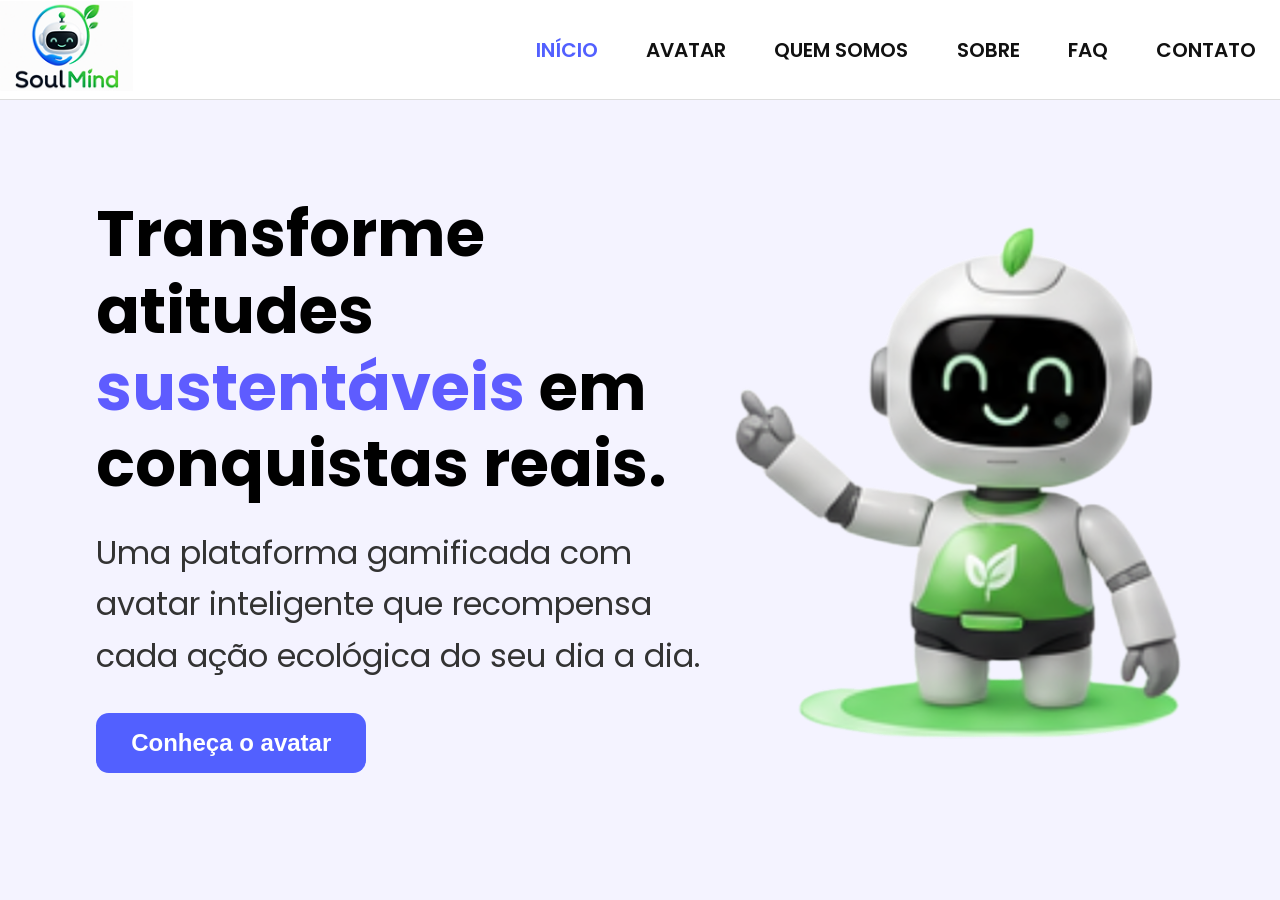
<file: index.html>
<!DOCTYPE html>
<html lang="en">
<head>
    <meta charset="UTF-8">
    <meta name="viewport" content="width=device-width, initial-scale=1.0">
    <link rel="stylesheet" href="./css/style.css">
    <title>Soul Mind</title>
</head>
<body>
    <header>
    <div class="logo">
      <img src="./image/logo.png" alt="Logo SoulMind">
    </div>
    <nav>
      <a class="active" href="#">INÍCIO</a>
      <a href="./pages/assistente.html">AVATAR</a>
      <a href="#">QUEM SOMOS</a>
      <a href="#">SOBRE</a>
      <a href="#">FAQ</a>
      <a href="#">CONTATO</a>
      
    </nav>
  </header>

  <main class="hero">
    <section class="hero-text">
      <h1>
        Transforme 
        atitudes <span>sustentáveis</span> em conquistas reais.
      </h1>
      <p>
        Uma plataforma gamificada com avatar inteligente
        que recompensa cada ação ecológica do seu dia a dia.
      </p>
      <a href="./pages/assistente.html"><button >Conheça o avatar</button></a>
    </section>
    <section class="hero-image">
      <img src="./image/robo-inicio.png" alt="Robô SoulMind">
    </section>
  </main>
</body>
</html>
</file>
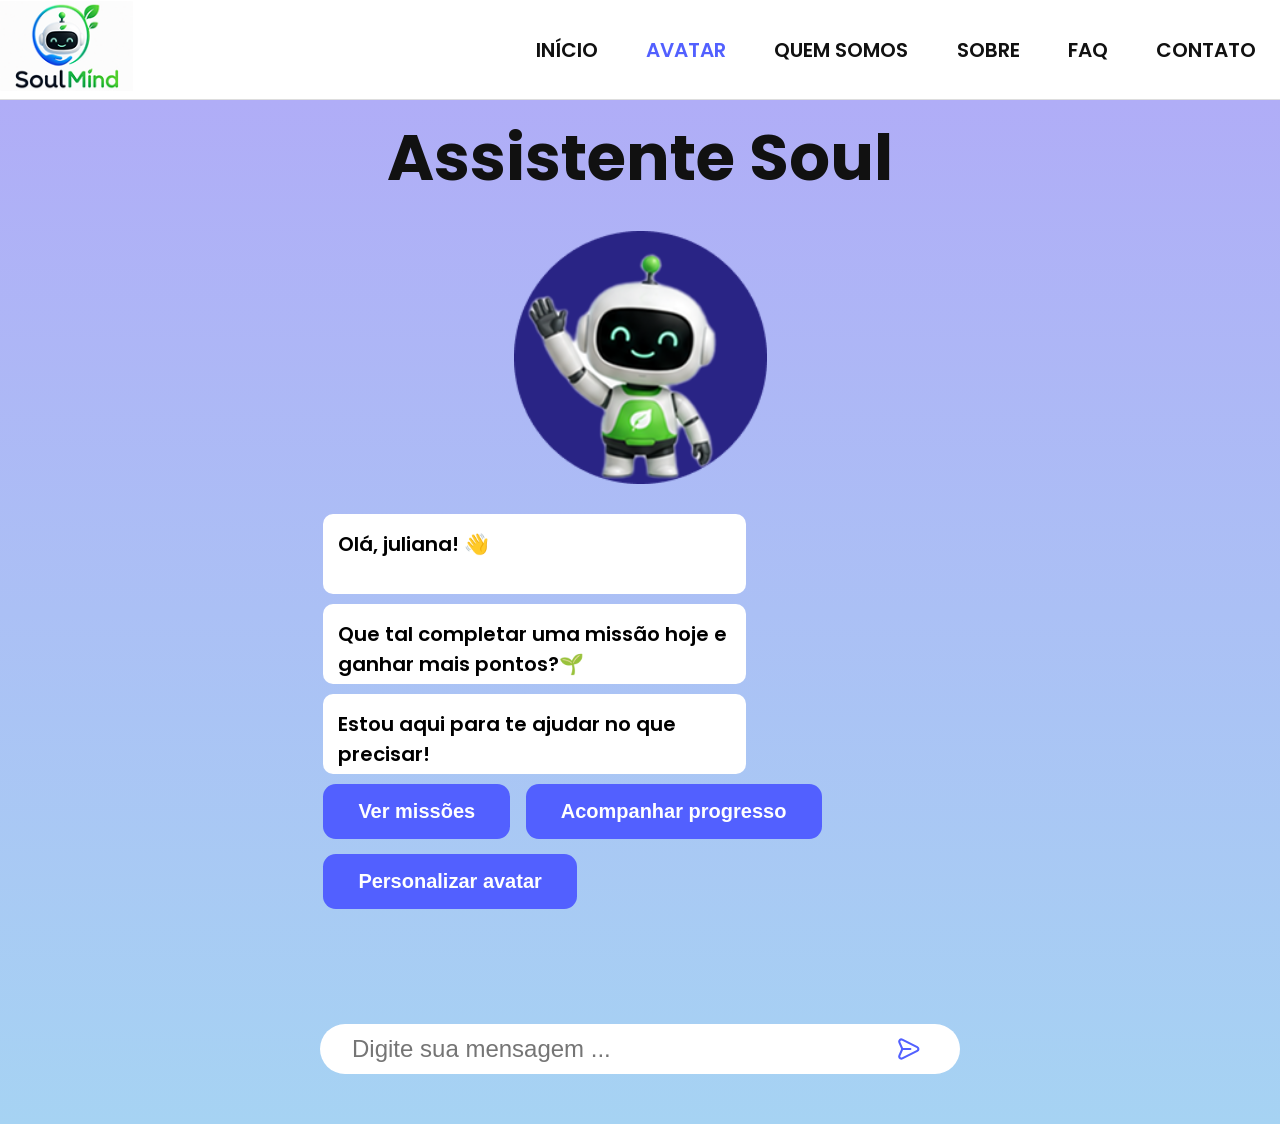
<file: pages/assistente.html>
<!DOCTYPE html>
<html lang="pt-br">
<head>
    <meta charset="UTF-8">
    <meta name="viewport" content="width=device-width, initial-scale=1.0">
    <link rel="stylesheet" href="../css/assistente.css">
    <link rel="stylesheet" href="../css/style.css">
    <title>Assistente</title>
</head>
<body>
    <header>
    <div class="logo">
      <img src="../image/logo.png" alt="Logo SoulMind">
    </div>
    <nav>
      <a  href="../index.html">INÍCIO</a>
      <a class="active" href="assistente.html">AVATAR</a>
      <a href="quem-somos.html">QUEM SOMOS</a>
      <a href="sobre.html">SOBRE</a>
      <a href="faq.html">FAQ</a>
      <a href="contato.html">CONTATO</a>
    </nav>
  </header>
    <main>
        <section id="hero">
         <h1>Assistente Soul</h1>
        <img class="imagem" src="../image/assistente.png" alt="Robo assistente">
        </section>
        <section id="mensagens">
            <div class="div1"><p>Olá, juliana! 👋</p></div>
            <div class="div2"><p>Que tal completar uma missão hoje e ganhar mais pontos?🌱</p></div>
            <div class="div3"><p>Estou aqui para te ajudar no que precisar!</p></div>
            <div class="botoes">
            <a href="missoes.html"><button >Ver missões</button></a>
            <a href="progresso.html"><button >Acompanhar progresso</button></a>
            <a href="personalizar.html"><button >Personalizar avatar</button></a>
            </div>
        </section>
        <div class="mensagem">
        <input type="text" id="enviar" placeholder="Digite sua mensagem ...">
        <svg xmlns="http://www.w3.org/2000/svg" width="1.6em" height="1.6em" viewBox="0 0 24 24">
	<path class="o8jdtx" />
</svg>
    </div>
    </main>
</body>
</html>
</file>
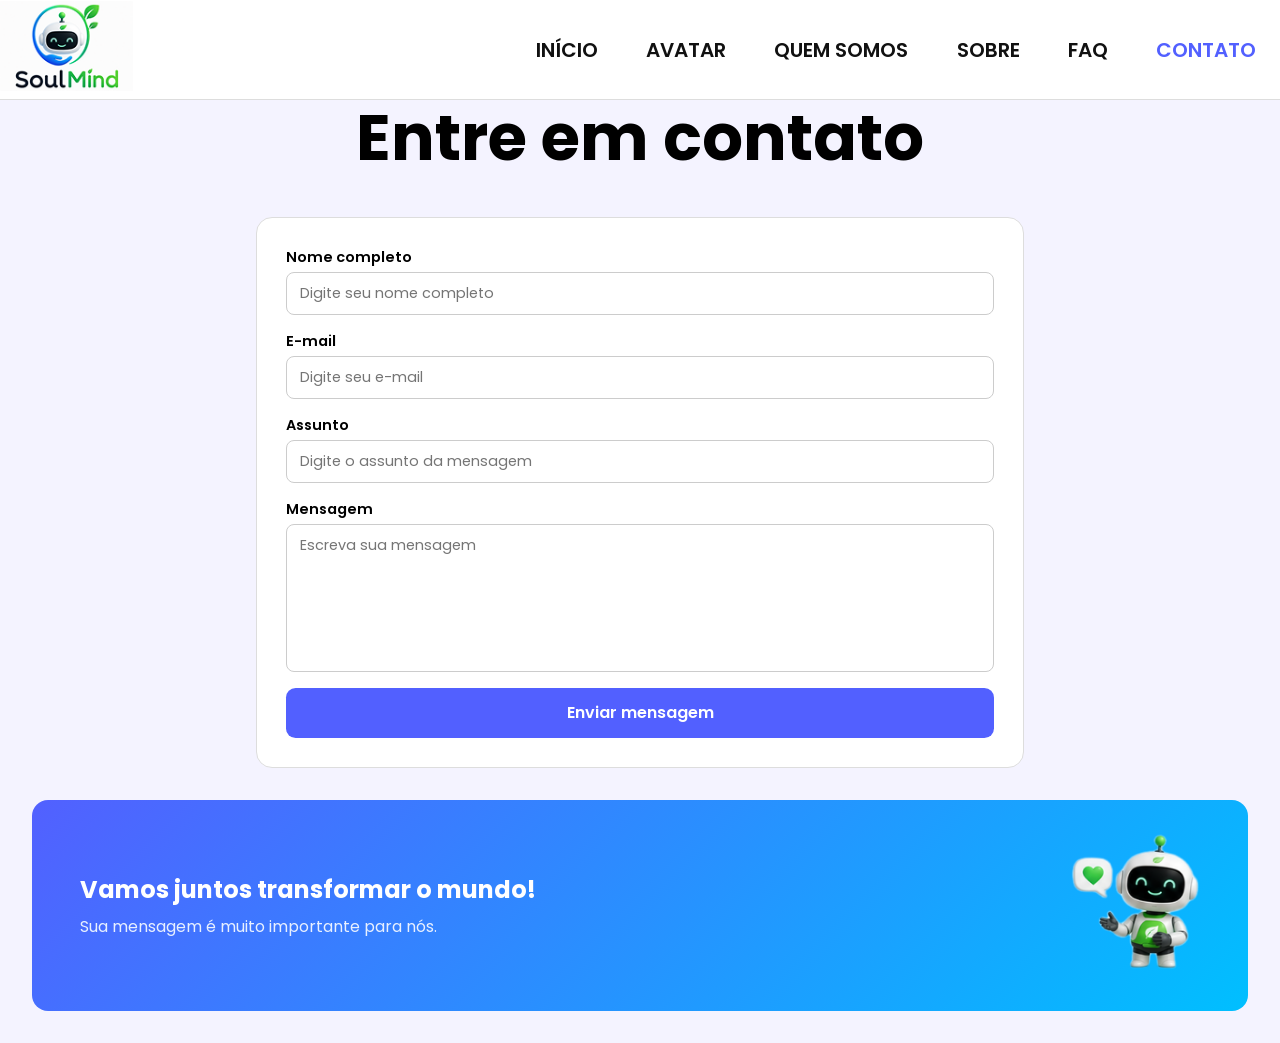
<file: pages/contato.html>
<!DOCTYPE html>
<html lang="pt-BR">
<head>
    <meta charset="UTF-8">
    <meta name="viewport" content="width=device-width, initial-scale=1.0">
    <link rel="stylesheet" href="../css/style.css">
    <link rel="stylesheet" href="../css/contato.css">
    <title>Soul Mind</title>
</head>
<body>
    <header>
    <div class="logo">
      <img src="../image/logo.png" alt="Logo SoulMind">
    </div>
    <nav>
      <a  href="../index.html">INÍCIO</a>
      <a href="assistente.html">AVATAR</a>
      <a href="quem-somos.html">QUEM SOMOS</a>
      <a href="sobre.html">SOBRE</a>
      <a href="FaQ.html">FAQ</a>
      <a class="active" href="contato.html">CONTATO</a>
    </nav>
  </header>
      <main class="contato-pagina">
 
        <!-- TÍTULO -->
        <h1 class="contato-titulo">
            <i class="fa-solid fa-envelope icone-titulo"></i> Entre em contato
        </h1>
 
        <!-- LINHA COM FORMULÁRIO + OUTRAS FORMAS -->
        <div class="contato-linha">
 
            <!-- FORMULÁRIO -->
            <div class="formulario-box">
                <div class="campo">
                    <label for="name">Nome completo</label>
                    <input type="text" id="name" placeholder="Digite seu nome completo">
                </div>
                <div class="campo">
                    <label for="email">E-mail</label>
                    <input type="email" id="email" placeholder="Digite seu e-mail">
                </div>
                <div class="campo">
                    <label for="subject">Assunto</label>
                    <input type="text" id="subject" placeholder="Digite o assunto da mensagem">
                </div>
                <div class="campo">
                    <label for="message">Mensagem</label>
                    <textarea id="message" rows="6" placeholder="Escreva sua mensagem"></textarea>
                </div>
                <button type="submit">Enviar mensagem</button>
            </div>
 
            
        <!-- BANNER FINAL -->
        <div class="banner-final">
            <div class="banner-texto">
                <h2>Vamos juntos transformar o mundo!</h2>
                <p>Sua mensagem é muito importante para nós.</p>
            </div>
            <div class="banner-robo">
                <img src="../image/robo-contato.png" alt="Robô SoulMind">
            </div>
        </div>
 
    </main>
</body>
</html>
</file>
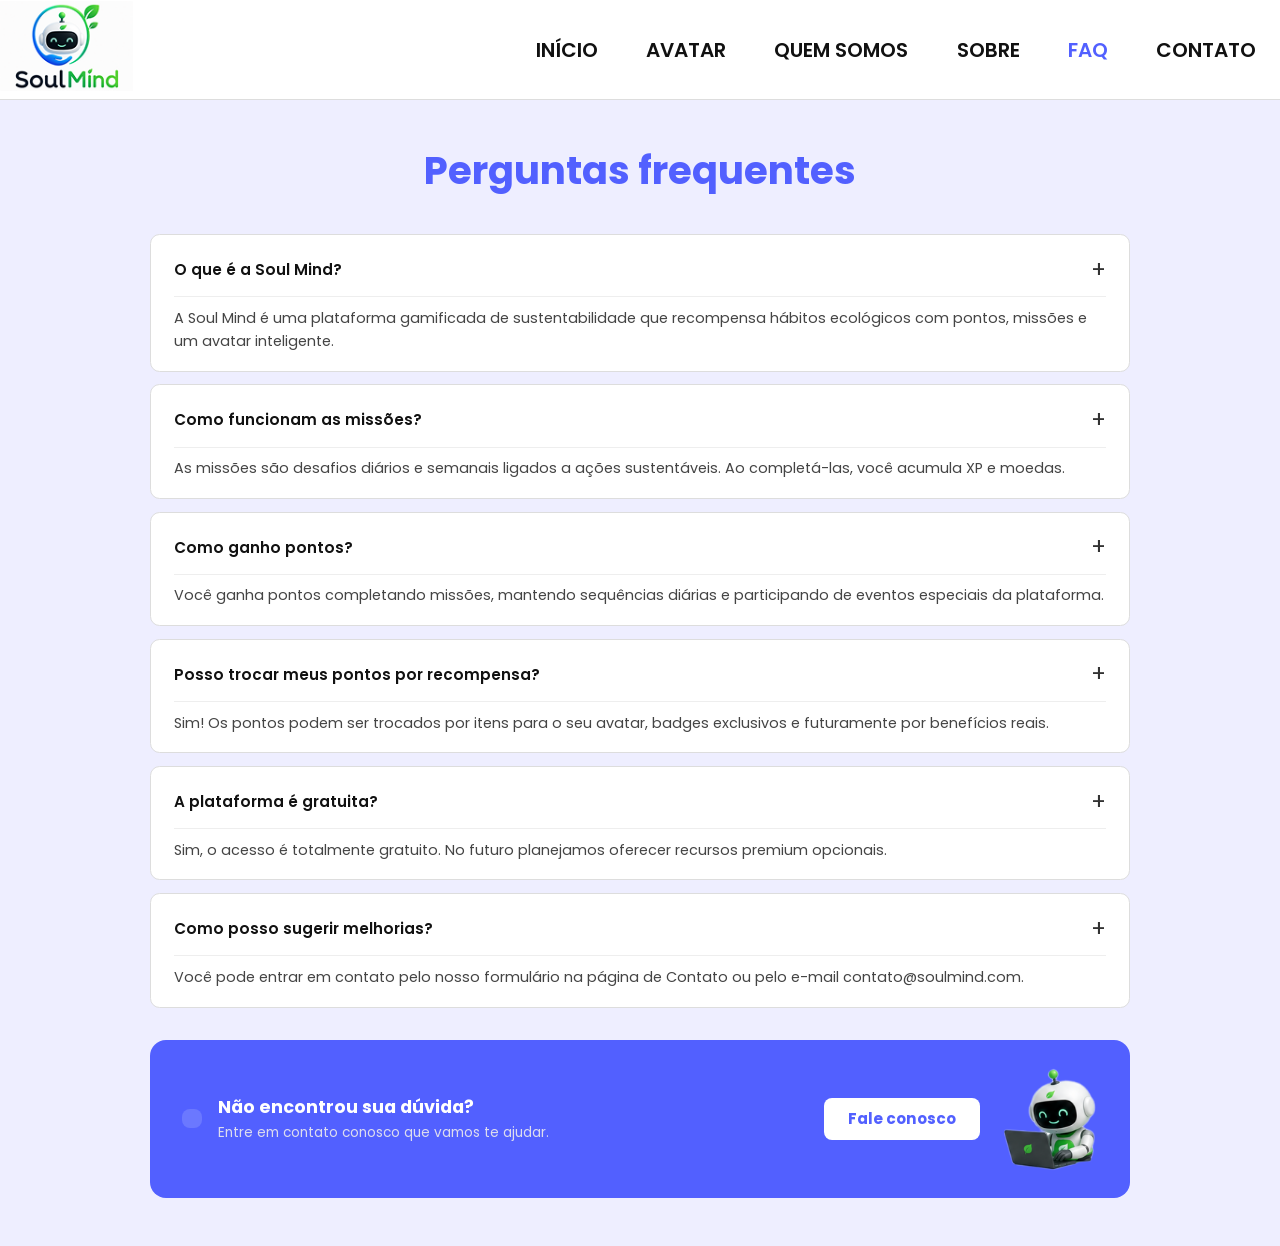
<file: pages/FaQ.html>
<!DOCTYPE html>
<html lang="pt-BR">
<head>
    <meta charset="UTF-8">
    <meta name="viewport" content="width=device-width, initial-scale=1.0">
    <link rel="stylesheet" href="../css/style.css">
    <link rel="stylesheet" href="../css/faq.css">
    <title>FAQ</title>
</head>
<body>
    <header>
    <div class="logo">
      <img src="../image/logo.png" alt="Logo SoulMind">
    </div>
    <nav>
      <a  href="../index.html">INÍCIO</a>
      <a href="assistente.html">AVATAR</a>
      <a href="quem-somos.html">QUEM SOMOS</a>
      <a href="sobre.html">SOBRE</a>
      <a class="active" href="FaQ.html">FAQ</a>
      <a href="contato.html">CONTATO</a>
    </nav>
  </header>
<main class="faq-pagina">
        <h1 class="faq-titulo"> Perguntas frequentes</h1>
        <div class="faq-container">
            <div class="faq-item">
                <h3 class="faq-pergunta">O que é a Soul Mind? <span>+</span></h3>
                <p class="faq-resposta">A Soul Mind é uma plataforma gamificada de sustentabilidade que recompensa hábitos ecológicos com pontos, missões e um avatar inteligente.</p>
            </div>
 
            <div class="faq-item">
                <h3 class="faq-pergunta">Como funcionam as missões? <span>+</span></h3>
                <p class="faq-resposta">As missões são desafios diários e semanais ligados a ações sustentáveis. Ao completá-las, você acumula XP e moedas.</p>
            </div>
            <div class="faq-item">
                <h3 class="faq-pergunta">Como ganho pontos? <span>+</span></h3>
                <p class="faq-resposta">Você ganha pontos completando missões, mantendo sequências diárias e participando de eventos especiais da plataforma.</p>
            </div>
 
            <div class="faq-item">
                <h3 class="faq-pergunta">Posso trocar meus pontos por recompensa? <span>+</span></h3>
                <p class="faq-resposta">Sim! Os pontos podem ser trocados por itens para o seu avatar, badges exclusivos e futuramente por benefícios reais.</p>
            </div>
 
            <div class="faq-item">
                <h3 class="faq-pergunta">A plataforma é gratuita? <span>+</span></h3>
                <p class="faq-resposta">Sim, o acesso é totalmente gratuito. No futuro planejamos oferecer recursos premium opcionais.</p>
            </div>
 
            <div class="faq-item">
                <h3 class="faq-pergunta">Como posso sugerir melhorias? <span>+</span></h3>
                <p class="faq-resposta">Você pode entrar em contato pelo nosso formulário na página de Contato ou pelo e-mail contato@soulmind.com.</p>
            </div>
        </div>
        <section class="faq-banner">
            <div class="banner-esquerda">
                <i class="fa-solid fa-message icone-banner"></i>
                <div>
                    <h3>Não encontrou sua dúvida?</h3>
                    <p>Entre em contato conosco que vamos te ajudar.</p>
                </div>
            </div>
            <div class="banner-direita">
                <a href="contato.html" class="btn-fale">Fale conosco</a>
                <img src="../image/robo-faq.png" alt="Robô SoulMind" class="banner-robo">
            </div>
        </section>
 
    </main>
</body>
</html>
</file>
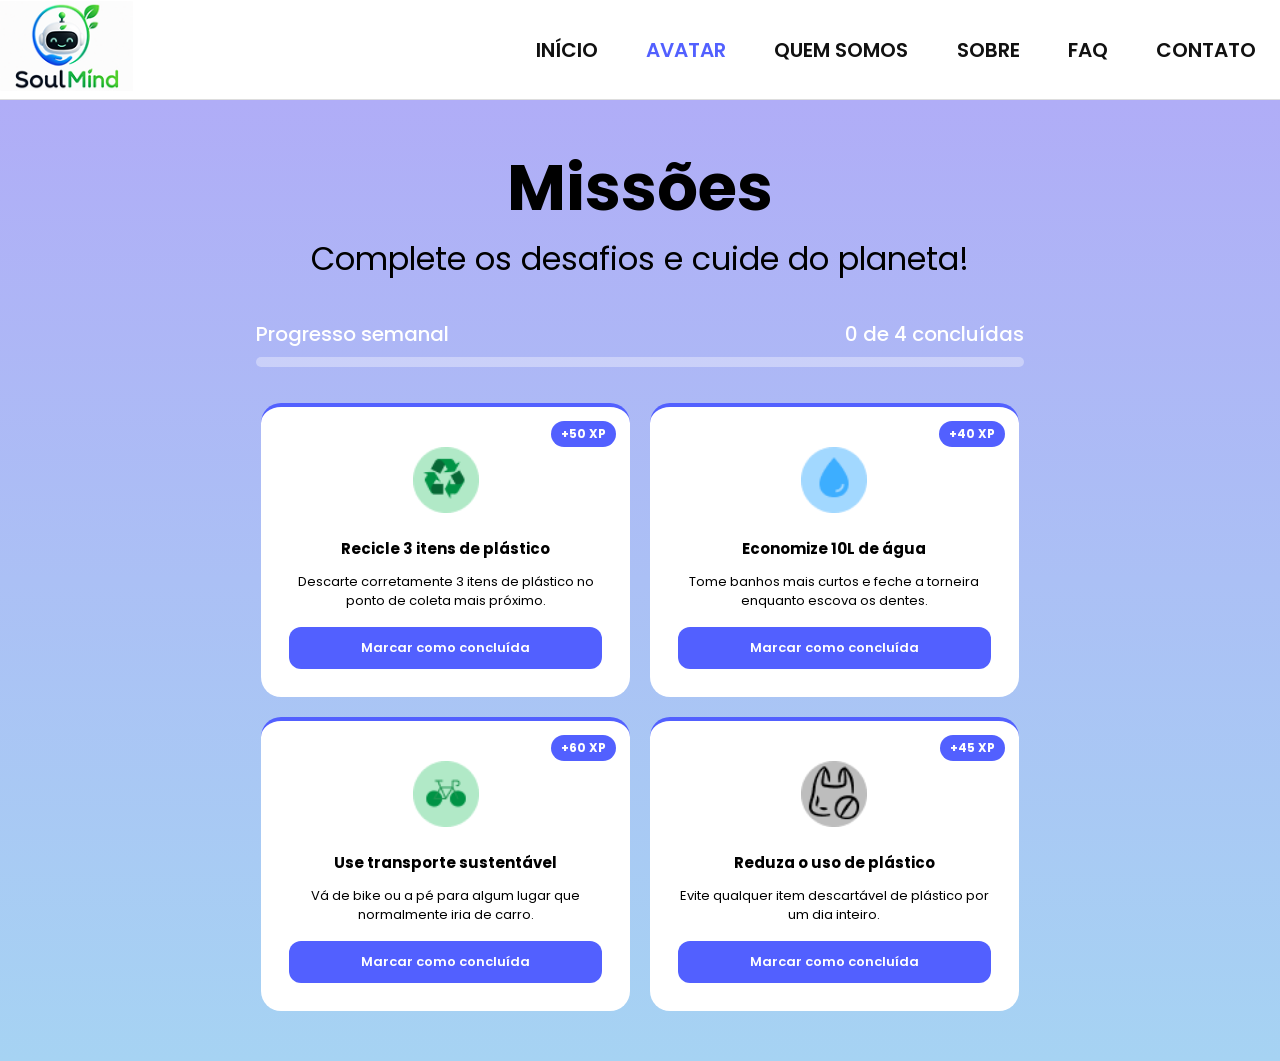
<file: pages/missoes.html>
<!DOCTYPE html>
<html lang="pt-br">
<head>
    <meta charset="UTF-8">
    <meta name="viewport" content="width=device-width, initial-scale=1.0">
    <link rel="stylesheet" href="../css/style.css">
    <link rel="stylesheet" href="../css/missoes.css">
    <script src="../js/missoes.js"></script>
    <title>Missões</title>
</head>
<body>
    <header>
    <div class="logo">
      <img src="../image/logo.png" alt="Logo SoulMind">
    </div>
    <nav>
      <a  href="../index.html">INÍCIO</a>
      <a class="active" href="assistente.html">AVATAR</a>
      <a href="quem-somos.html">QUEM SOMOS</a>
      <a href="sobre.html">SOBRE</a>
      <a href="faq.html">FAQ</a>
      <a href="contato.html">CONTATO</a>
    </nav>
  </header>
   <main>
        <h1>Missões</h1>
        <p class="subtitulo">Complete os desafios e cuide do planeta!</p>
        <div class="progresso-caixa">
            <div class="progresso-topo">
                <span>Progresso semanal</span>
                <span id="texto-progresso">0 de 4 concluídas</span>
            </div>
            <div class="progresso-fundo">
                <div class="progresso-barra" id="barraProg"></div>
            </div>
        </div>
        <section class="missoes">
            <div class="card">
                <span class="xp">+50 XP</span>
                <img src="../image/reciclagem.png" alt="Reciclagem">
                <p class="card-titulo">Recicle 3 itens de plástico</p>
                <p class="card-descricao">Descarte corretamente 3 itens de plástico no ponto de coleta mais próximo.</p>
                <button class="btn-concluir" onclick="concluir(this)">Marcar como concluída</button>
            </div>
            <div class="card">
                <span class="xp">+40 XP</span>
                <img src="../image/agua.png" alt="Gota de água">
                <p class="card-titulo">Economize 10L de água</p>
                <p class="card-descricao">Tome banhos mais curtos e feche a torneira enquanto escova os dentes.</p>
                <button class="btn-concluir" onclick="concluir(this)">Marcar como concluída</button>
            </div>
            <div class="card">
                <span class="xp">+60 XP</span>
                <img src="../image/bicicleta.png" alt="Bicicleta">
                <p class="card-titulo">Use transporte sustentável</p>
                <p class="card-descricao">Vá de bike ou a pé para algum lugar que normalmente iria de carro.</p>
                <button class="btn-concluir" onclick="concluir(this)">Marcar como concluída</button>
            </div>
            <div class="card">
                <span class="xp">+45 XP</span>
                <img src="../image/sacola.png" alt="Sacola ecológica">
                <p class="card-titulo">Reduza o uso de plástico</p>
                <p class="card-descricao">Evite qualquer item descartável de plástico por um dia inteiro.</p>
                <button class="btn-concluir" onclick="concluir(this)">Marcar como concluída</button>
            </div>
        </section>
    </main>
</body>
</html>
</file>
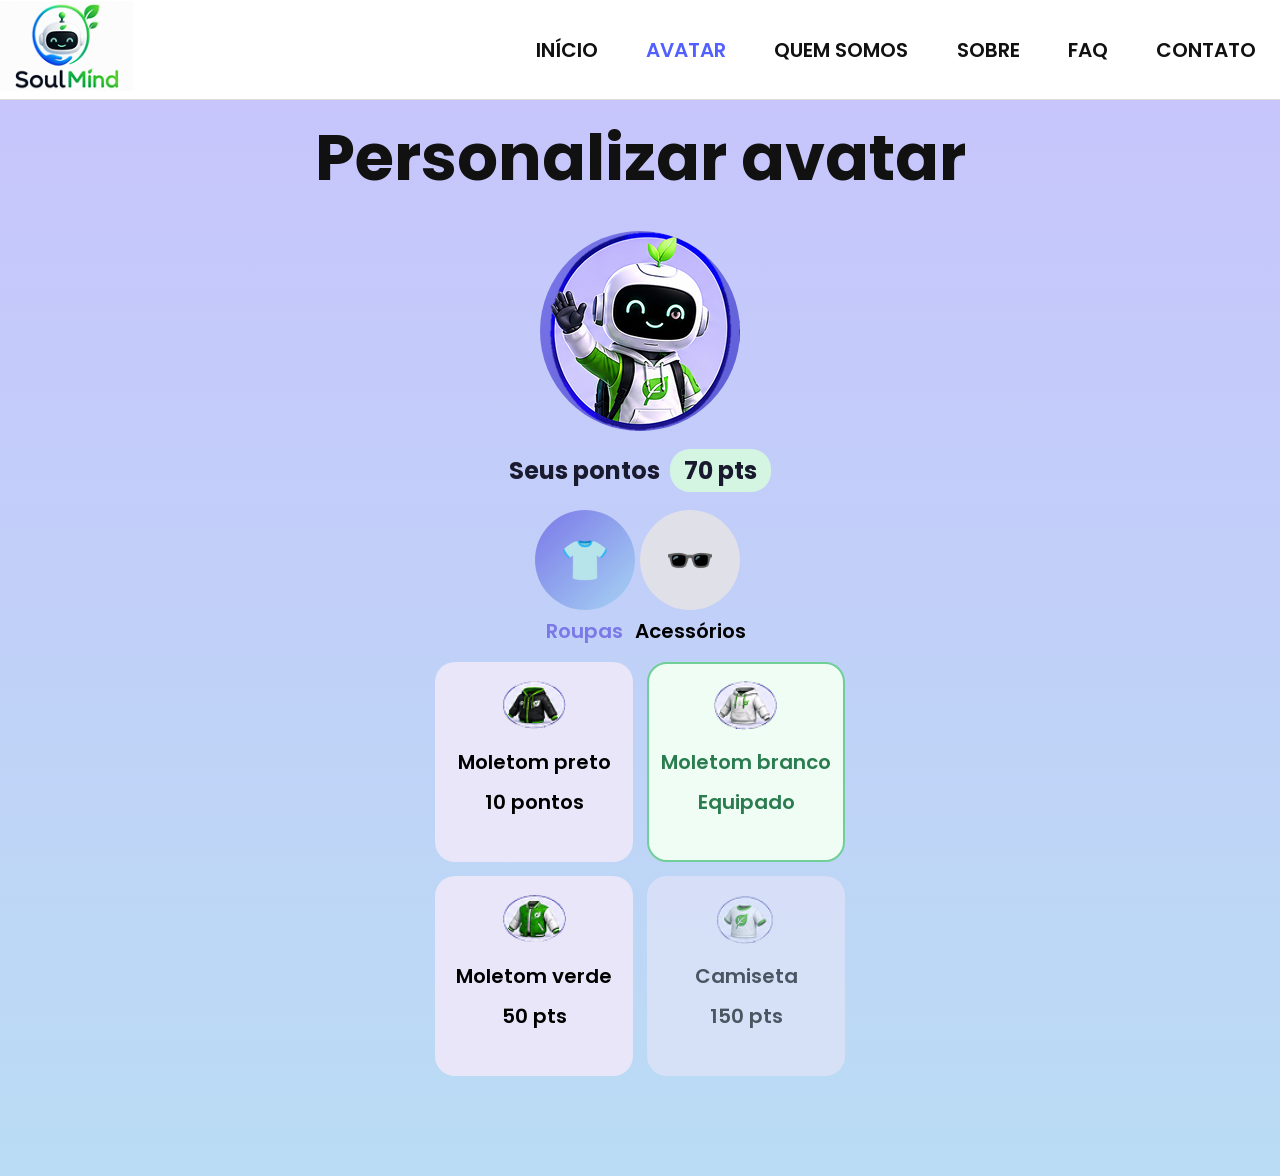
<file: pages/personalizar.html>
<!DOCTYPE html>
<html lang="pt-br">
<head>
    <meta charset="UTF-8">
    <meta name="viewport" content="width=device-width, initial-scale=1.0">
    <link rel="stylesheet" href="../css/style.css">
    <link rel="stylesheet" href="../css/personalizar.css">
    <script src="../js/personalizar.js"></script>
    <title>Personalizar</title>
</head>
<body>
    <header>
    <div class="logo">
      <img src="../image/logo.png" alt="Logo SoulMind">
    </div>
    <nav>
      <a  href="../index.html">INÍCIO</a>
      <a class="active" href="assistente.html">AVATAR</a>
      <a href="quem-somos.html">QUEM SOMOS</a>
      <a href="sobre.html">SOBRE</a>
      <a href="faq.html">FAQ</a>
      <a href="contato.html">CONTATO</a>
    </nav>
  </header>
  <main>
    <h1>Personalizar avatar</h1>
    <section class="secao-avatar">
            <div class="circulo-avatar">
                <img src="../image/roupa1.png" alt="Avatar do robô">
            </div>
            <div class="linha-pontos">
                <span>Seus pontos</span>
                <span class="badge-pontos">70 pts</span>
            </div>
        </section>
        <section class="abas">
            <button class="aba ativo" onclick="trocarAba('roupas', this)">
                <div class="aba-icone">👕</div>
                <span class="aba-texto">Roupas</span>
            </button>
            <button class="aba" onclick="trocarAba('acessorios', this)">
                <div class="aba-icone">🕶️</div>
                <span class="aba-texto">Acessórios</span>
            </button>
        </section>
            <section class="painel ativo" id="painel-roupas">
                <div class="item" onclick="equipar(this)">
                    <span class="item-img"><img src="../image/roupa22.png" alt=""></span>
                    <span class="item-label">Moletom preto</span>
                    <span class="item-label">10 pontos</span>
                </div>
                <div class="item equipado" onclick="equipar(this)">
                    <span class="item-img"><img src="../image/roupa11.png" alt=""></span>
                    <span class="item-label">Moletom branco</span>
                    <span class="item-label">Equipado</span>
                </div>
                <div class="item" onclick="equipar(this)">
                    <span class="item-img"><img src="../image/roupa33.png" alt=""></span>
                    <span class="item-label">Moletom verde</span>
                    <span class="item-label">50 pts</span>
                </div>
                <div class="item bloqueado">
                    <span class="item-img"><img src="../image/roupa44.png" alt=""></span>
                    <span class="item-label">Camiseta</span>
                    <span class="item-label">150 pts</span>
                </div>
            </section>
            <section class="painel" id="painel-acessorios">
                <div class="item equipado" onclick="equipar(this)">
                    <span class="item-img"><img src="../image/acessorio5.png" alt=""></span>
                    <span class="item-label">Mochila</span>
                    <span class="item-label">Equipado</span>
                </div>
                <div class="item" onclick="equipar(this)">
                    <span class="item-img"><img src="../image/acessorio1.png" alt=""></span>
                    <span class="item-label">Touca</span>
                    <span class="item-label">10 pts</span>
                </div>
                <div class="item" onclick="equipar(this)">
                    <span class="item-img"><img src="../image/acessorio2.png" alt=""></span>
                    <span class="item-label">Óculos</span>
                    <span class="item-label">30 pts</span>
                </div>
                <div class="item bloqueado">
                    <span class="item-img"><img src="../image/acessorio3.png" alt=""></span>
                    <span class="item-label">Fone</span>
                    <span class="item-label">90 pts</span>
                </div>
                <div class="item bloqueado">
                    <span class="item-img"><img src="../image/acessorio4.png" alt=""></span>
                    <span class="item-label">Capa</span>
                    <span class="item-label">150 pts</span>
                </div>
                <div class="item bloqueado">
                    <span class="item-img"><img src="../image/acessorio6.png" alt=""></span>
                    <span class="item-label">Viseira</span>
                    <span class="item-label">100 pts</span>
                </div>
            </section>
        </main>
</body>
</html>
</file>
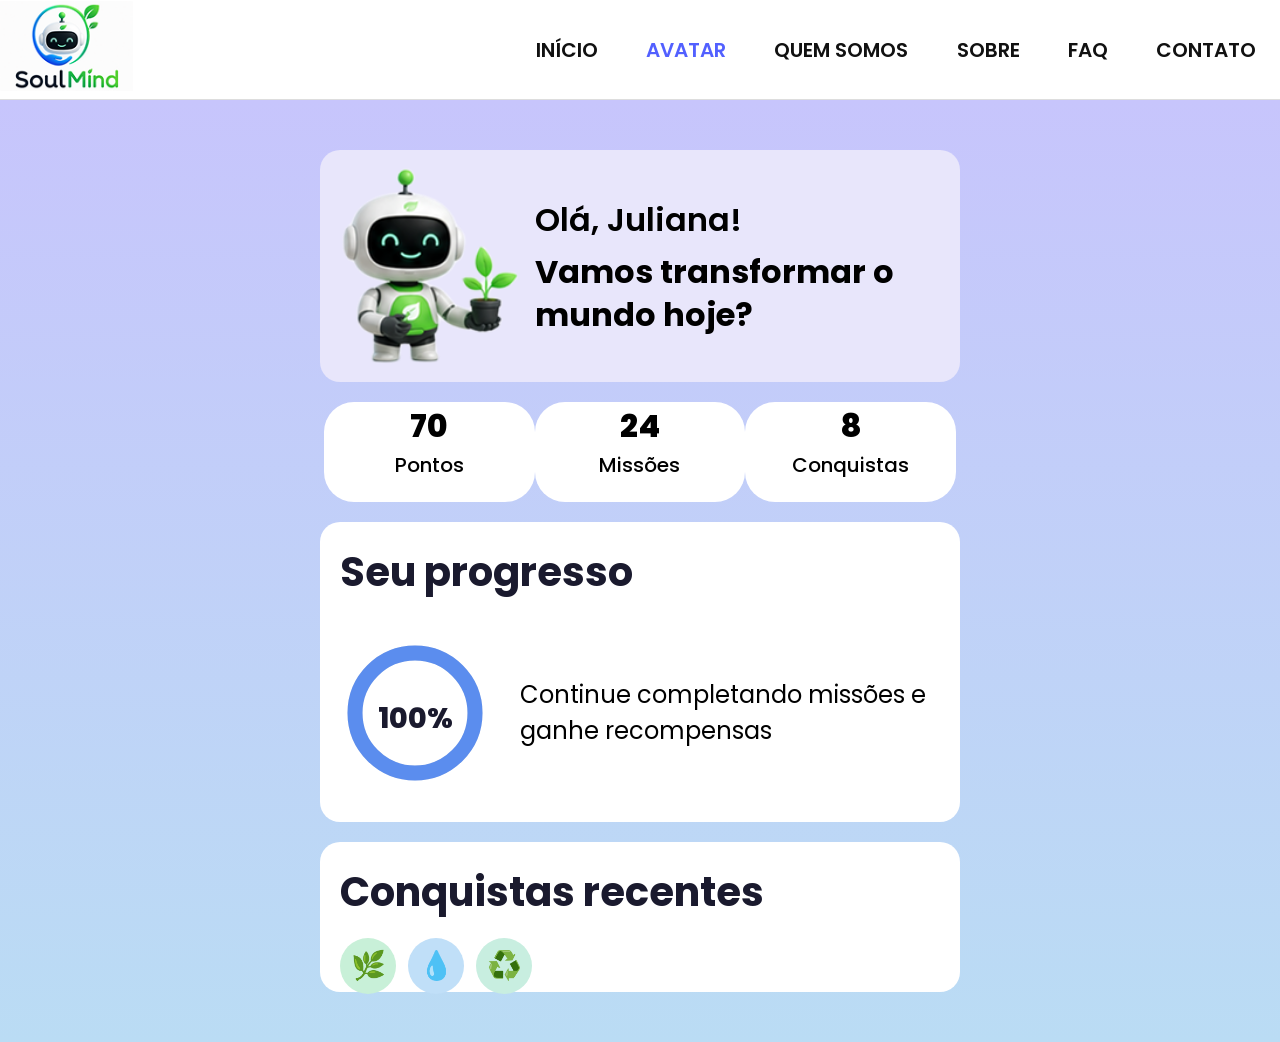
<file: pages/progresso.html>
<!DOCTYPE html>
<html lang="pt-br">
<head>
    <meta charset="UTF-8">
    <meta name="viewport" content="width=device-width, initial-scale=1.0">
    <link rel="stylesheet" href="../css/style.css">
    <link rel="stylesheet" href="../css/progresso.css">
    <title>Progresso</title>
</head>
<body>
    <header>
    <div class="logo">
      <img src="../image/logo.png" alt="Logo SoulMind">
    </div>
    <nav>
      <a  href="../index.html">INÍCIO</a>
      <a class="active" href="assistente.html">AVATAR</a>
      <a href="quem-somos.html">QUEM SOMOS</a>
      <a href="sobre.html">SOBRE</a>
      <a href="FaQ.html">FAQ</a>
      <a href="contato.html">CONTATO</a>
    </nav>
  </header>
      <main class="conteudo">
            <div class="card card-robo">
                <img src="../image/robo-progresso.png" alt="Robô SoulMind" class="img-robo">
                <div class="texto-boas-vindas">
                    <p class="ola">Olá, Juliana!</p>
                    <p class="frase">Vamos transformar o mundo hoje?</p>
                </div>
            </div>
            <div class="card card-stats">
                <div class="stat">
                    <span class="stat-numero">70</span>
                    <span class="stat-label">Pontos</span>
                </div>
                <div class="divisor"></div>
                <div class="stat">
                    <span class="stat-numero">24</span>
                    <span class="stat-label">Missões</span>
                </div>
                <div class="divisor"></div>
                <div class="stat">
                    <span class="stat-numero">8</span>
                    <span class="stat-label">Conquistas</span>
                </div>
            </div>
            <div class="card card-progresso">
                <p class="card-titulo">Seu progresso</p>
                <div class="linha-progresso">
                    <div class="circulo-wrap">
                        <svg class="circulo-svg" viewBox="0 0 100 100">
                            <circle class="anel-fundo" cx="50" cy="50" r="40"></circle>
                            <circle class="anel-prog" cx="50" cy="50" r="40" id="anelProg"></circle>
                        </svg>
                        <span class="porcento">100%</span>
                    </div>
                    <p class="texto-prog">Continue completando missões e ganhe recompensas</p>
                </div>
            </div>
            <div class="card card-conquistas">
                <p class="card-titulo">Conquistas recentes</p>
                <div class="lista-conquistas">
                    <div class="conquista" title="Plantador">
                        <span class="icone-conquista verde">🌿</span>
                    </div>
                    <div class="conquista" title="Poupador de Água">
                        <span class="icone-conquista azul">💧</span>
                    </div>
                    <div class="conquista" title="Reciclador">
                        <span class="icone-conquista verde-claro">♻️</span>
                    </div>
                </div>
            </div>
        </main>
</body>
</html>
</file>
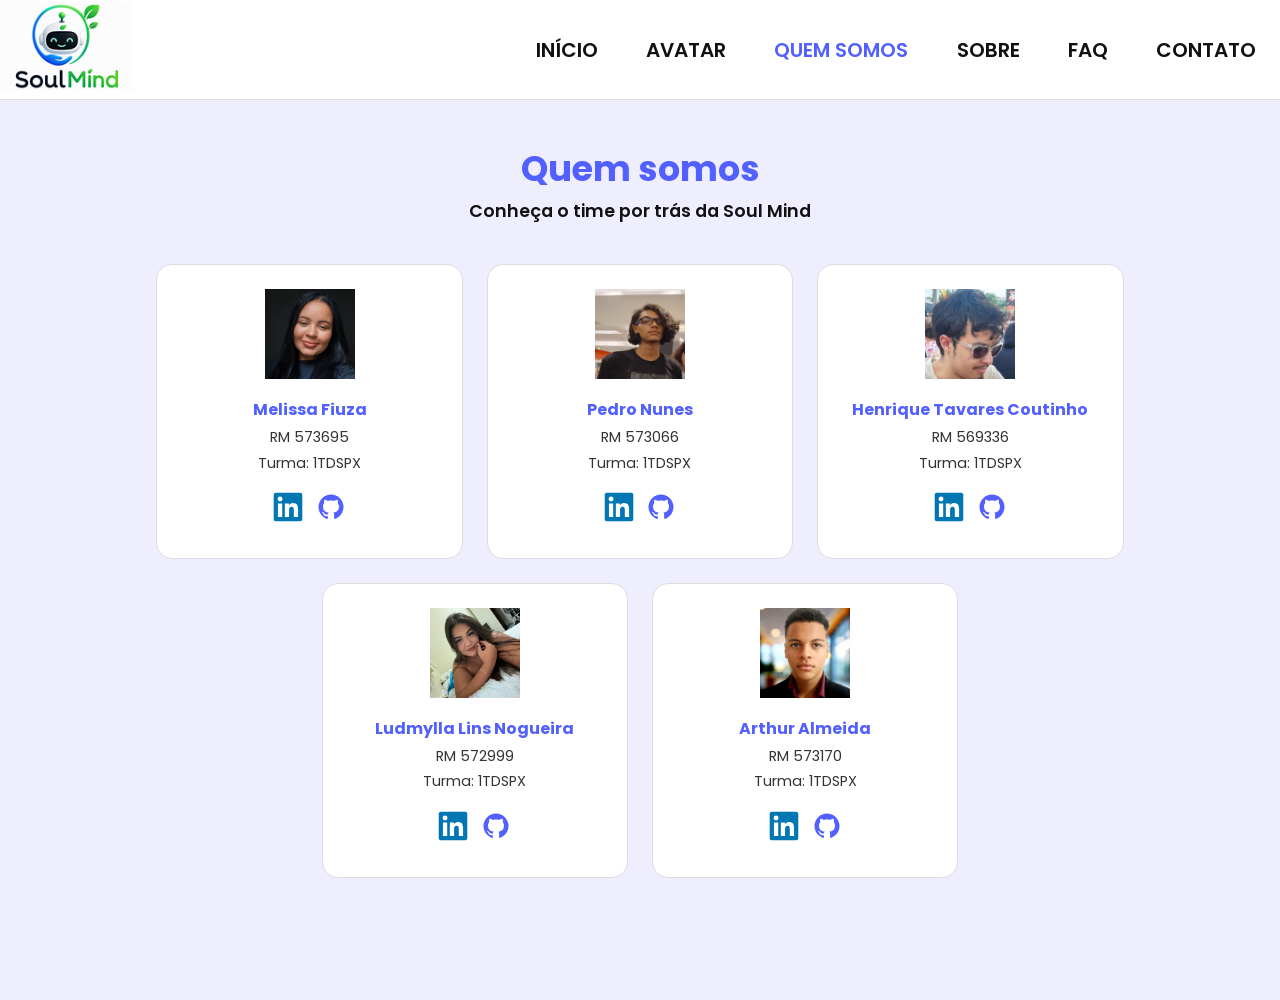
<file: pages/quem-somos.html>
<!DOCTYPE html>
<html lang="pt-BR">
<head>
    <meta charset="UTF-8">
    <meta name="viewport" content="width=device-width, initial-scale=1.0">
    <link rel="stylesheet" href="../css/style.css">
    <link rel="stylesheet" href="../css/quem-somos.css">
    <title>Soul Mind</title>
</head>
<body>
    <header>
        <div class="logo">
            <img src="../image/logo.png" alt="Logo SoulMind">
        </div>
        <nav>
            <a href="../index.html">INÍCIO</a>
            <a href="./assistente.html">AVATAR</a>
            <a class="active" href="./quem-somos.html">QUEM SOMOS</a>
            <a href="./sobre.html">SOBRE</a>
            <a href="./faq.html">FAQ</a>
            <a href="./contato.html">CONTATO</a>
        </nav>
    </header>
  <main>
        <section class="quem-somos">
            <h1><i class="fa-solid fa-users icone-titulo"></i> Quem somos</h1>
            <p class="subtitulo">Conheça o time por trás da Soul Mind</p>
 
            <div class="cards-time">
 
                <div class="card-membro">
                    <div class="foto-m"></div>
                    <h2>Melissa Fiuza</h2>
                    <p>RM 573695</p>
                    <p>Turma: 1TDSPX</p>
                    <div class="icones-social">
                        <a href="https://www.linkedin.com/in/melissa-fiuza/"><svg xmlns="http://www.w3.org/2000/svg" width="30" height="30" viewBox="0 0 128 128">
	<path d="M0 0h128v128H0z" fill="none" />
	<path fill="#0076b2" d="M116 3H12a8.91 8.91 0 0 0-9 8.8v104.42a8.91 8.91 0 0 0 9 8.78h104a8.93 8.93 0 0 0 9-8.81V11.77A8.93 8.93 0 0 0 116 3" />
	<path fill="#fff" d="M21.06 48.73h18.11V107H21.06zm9.06-29a10.5 10.5 0 1 1-10.5 10.49a10.5 10.5 0 0 1 10.5-10.49m20.41 29h17.36v8h.24c2.42-4.58 8.32-9.41 17.13-9.41C103.6 47.28 107 59.35 107 75v32H88.89V78.65c0-6.75-.12-15.44-9.41-15.44s-10.87 7.36-10.87 15V107H50.53z" />
</svg>
</a>
                        <a href="https://github.com/melissafiuza"><svg xmlns="http://www.w3.org/2000/svg" width="30" height="30" viewBox="0 0 24 24">
	<path d="M0 0h24v24H0z" fill="none" />
	<path fill="currentColor" d="M12 2A10 10 0 0 0 2 12c0 4.42 2.87 8.17 6.84 9.5c.5.08.66-.23.66-.5v-1.69c-2.77.6-3.36-1.34-3.36-1.34c-.46-1.16-1.11-1.47-1.11-1.47c-.91-.62.07-.6.07-.6c1 .07 1.53 1.03 1.53 1.03c.87 1.52 2.34 1.07 2.91.83c.09-.65.35-1.09.63-1.34c-2.22-.25-4.55-1.11-4.55-4.92c0-1.11.38-2 1.03-2.71c-.1-.25-.45-1.29.1-2.64c0 0 .84-.27 2.75 1.02c.79-.22 1.65-.33 2.5-.33s1.71.11 2.5.33c1.91-1.29 2.75-1.02 2.75-1.02c.55 1.35.2 2.39.1 2.64c.65.71 1.03 1.6 1.03 2.71c0 3.82-2.34 4.66-4.57 4.91c.36.31.69.92.69 1.85V21c0 .27.16.59.67.5C19.14 20.16 22 16.42 22 12A10 10 0 0 0 12 2" />
</svg>
</a>
                    </div>
                </div>
                <div class="card-membro">
                    <div class="foto-p"></div>
                    <h2>Pedro Nunes</h2>
                    <p>RM 573066</p>
                    <p>Turma: 1TDSPX</p>
                    <div class="icones-social">
                        <a href="https://www.linkedin.com/in/pedro-nunes-1089133b4/"><svg xmlns="http://www.w3.org/2000/svg" width="30" height="30" viewBox="0 0 128 128">
	<path d="M0 0h128v128H0z" fill="none" />
	<path fill="#0076b2" d="M116 3H12a8.91 8.91 0 0 0-9 8.8v104.42a8.91 8.91 0 0 0 9 8.78h104a8.93 8.93 0 0 0 9-8.81V11.77A8.93 8.93 0 0 0 116 3" />
	<path fill="#fff" d="M21.06 48.73h18.11V107H21.06zm9.06-29a10.5 10.5 0 1 1-10.5 10.49a10.5 10.5 0 0 1 10.5-10.49m20.41 29h17.36v8h.24c2.42-4.58 8.32-9.41 17.13-9.41C103.6 47.28 107 59.35 107 75v32H88.89V78.65c0-6.75-.12-15.44-9.41-15.44s-10.87 7.36-10.87 15V107H50.53z" />
</svg>
</a>
                        <a href="https://github.com/Pedronuf"><svg xmlns="http://www.w3.org/2000/svg" width="30" height="30" viewBox="0 0 24 24">
	<path d="M0 0h24v24H0z" fill="none" />
	<path fill="currentColor" d="M12 2A10 10 0 0 0 2 12c0 4.42 2.87 8.17 6.84 9.5c.5.08.66-.23.66-.5v-1.69c-2.77.6-3.36-1.34-3.36-1.34c-.46-1.16-1.11-1.47-1.11-1.47c-.91-.62.07-.6.07-.6c1 .07 1.53 1.03 1.53 1.03c.87 1.52 2.34 1.07 2.91.83c.09-.65.35-1.09.63-1.34c-2.22-.25-4.55-1.11-4.55-4.92c0-1.11.38-2 1.03-2.71c-.1-.25-.45-1.29.1-2.64c0 0 .84-.27 2.75 1.02c.79-.22 1.65-.33 2.5-.33s1.71.11 2.5.33c1.91-1.29 2.75-1.02 2.75-1.02c.55 1.35.2 2.39.1 2.64c.65.71 1.03 1.6 1.03 2.71c0 3.82-2.34 4.66-4.57 4.91c.36.31.69.92.69 1.85V21c0 .27.16.59.67.5C19.14 20.16 22 16.42 22 12A10 10 0 0 0 12 2" />
</svg>
</a>
                    </div>
                </div>
                <div class="card-membro">
                    <div class="foto-h"></div>
                    <h2>Henrique Tavares Coutinho</h2>
                    <p>RM 569336</p>
                    <p>Turma: 1TDSPX</p>
                    <div class="icones-social">
                        <a href="https://www.linkedin.com/in/henrique-tavares-coutinho-81a512356/"><svg xmlns="http://www.w3.org/2000/svg" width="30" height="30" viewBox="0 0 128 128">
	<path d="M0 0h128v128H0z" fill="none" />
	<path fill="#0076b2" d="M116 3H12a8.91 8.91 0 0 0-9 8.8v104.42a8.91 8.91 0 0 0 9 8.78h104a8.93 8.93 0 0 0 9-8.81V11.77A8.93 8.93 0 0 0 116 3" />
	<path fill="#fff" d="M21.06 48.73h18.11V107H21.06zm9.06-29a10.5 10.5 0 1 1-10.5 10.49a10.5 10.5 0 0 1 10.5-10.49m20.41 29h17.36v8h.24c2.42-4.58 8.32-9.41 17.13-9.41C103.6 47.28 107 59.35 107 75v32H88.89V78.65c0-6.75-.12-15.44-9.41-15.44s-10.87 7.36-10.87 15V107H50.53z" />
</svg>
</a>
                        <a href="https://github.com/eneiqmaneiro"><svg xmlns="http://www.w3.org/2000/svg" width="30" height="30" viewBox="0 0 24 24">
	<path d="M0 0h24v24H0z" fill="none" />
	<path fill="currentColor" d="M12 2A10 10 0 0 0 2 12c0 4.42 2.87 8.17 6.84 9.5c.5.08.66-.23.66-.5v-1.69c-2.77.6-3.36-1.34-3.36-1.34c-.46-1.16-1.11-1.47-1.11-1.47c-.91-.62.07-.6.07-.6c1 .07 1.53 1.03 1.53 1.03c.87 1.52 2.34 1.07 2.91.83c.09-.65.35-1.09.63-1.34c-2.22-.25-4.55-1.11-4.55-4.92c0-1.11.38-2 1.03-2.71c-.1-.25-.45-1.29.1-2.64c0 0 .84-.27 2.75 1.02c.79-.22 1.65-.33 2.5-.33s1.71.11 2.5.33c1.91-1.29 2.75-1.02 2.75-1.02c.55 1.35.2 2.39.1 2.64c.65.71 1.03 1.6 1.03 2.71c0 3.82-2.34 4.66-4.57 4.91c.36.31.69.92.69 1.85V21c0 .27.16.59.67.5C19.14 20.16 22 16.42 22 12A10 10 0 0 0 12 2" />
</svg>
</a>
                    </div>
                </div>
 
                <div class="card-membro">
                    <div class="foto-l"></div>
                    <h2>Ludmylla Lins Nogueira</h2>
                    <p>RM 572999</p>
                    <p>Turma: 1TDSPX</p>
                    <div class="icones-social">
                        <a href="https://www.linkedin.com/in/ludmylla-nogueira-11991927a/"><svg xmlns="http://www.w3.org/2000/svg" width="30" height="30" viewBox="0 0 128 128">
	<path d="M0 0h128v128H0z" fill="none" />
	<path fill="#0076b2" d="M116 3H12a8.91 8.91 0 0 0-9 8.8v104.42a8.91 8.91 0 0 0 9 8.78h104a8.93 8.93 0 0 0 9-8.81V11.77A8.93 8.93 0 0 0 116 3" />
	<path fill="#fff" d="M21.06 48.73h18.11V107H21.06zm9.06-29a10.5 10.5 0 1 1-10.5 10.49a10.5 10.5 0 0 1 10.5-10.49m20.41 29h17.36v8h.24c2.42-4.58 8.32-9.41 17.13-9.41C103.6 47.28 107 59.35 107 75v32H88.89V78.65c0-6.75-.12-15.44-9.41-15.44s-10.87 7.36-10.87 15V107H50.53z" />
</svg>
</a>
                        <a href="https://github.com/Ludmylla1905"><svg xmlns="http://www.w3.org/2000/svg" width="30" height="30" viewBox="0 0 24 24">
	<path d="M0 0h24v24H0z" fill="none" />
	<path fill="currentColor" d="M12 2A10 10 0 0 0 2 12c0 4.42 2.87 8.17 6.84 9.5c.5.08.66-.23.66-.5v-1.69c-2.77.6-3.36-1.34-3.36-1.34c-.46-1.16-1.11-1.47-1.11-1.47c-.91-.62.07-.6.07-.6c1 .07 1.53 1.03 1.53 1.03c.87 1.52 2.34 1.07 2.91.83c.09-.65.35-1.09.63-1.34c-2.22-.25-4.55-1.11-4.55-4.92c0-1.11.38-2 1.03-2.71c-.1-.25-.45-1.29.1-2.64c0 0 .84-.27 2.75 1.02c.79-.22 1.65-.33 2.5-.33s1.71.11 2.5.33c1.91-1.29 2.75-1.02 2.75-1.02c.55 1.35.2 2.39.1 2.64c.65.71 1.03 1.6 1.03 2.71c0 3.82-2.34 4.66-4.57 4.91c.36.31.69.92.69 1.85V21c0 .27.16.59.67.5C19.14 20.16 22 16.42 22 12A10 10 0 0 0 12 2" />
</svg>
</a>
                    </div>
                </div>
 
                <div class="card-membro">
                    <div class="foto-a"></div>
                    <h2>Arthur Almeida</h2>
                    <p>RM 573170</p>
                    <p>Turma: 1TDSPX</p>
                    <div class="icones-social">
                        <a href="https://www.linkedin.com/in/arthur-almeida-864a31315/"><svg xmlns="http://www.w3.org/2000/svg" width="30" height="30" viewBox="0 0 128 128">
	<path d="M0 0h128v128H0z" fill="none" />
	<path fill="#0076b2" d="M116 3H12a8.91 8.91 0 0 0-9 8.8v104.42a8.91 8.91 0 0 0 9 8.78h104a8.93 8.93 0 0 0 9-8.81V11.77A8.93 8.93 0 0 0 116 3" />
	<path fill="#fff" d="M21.06 48.73h18.11V107H21.06zm9.06-29a10.5 10.5 0 1 1-10.5 10.49a10.5 10.5 0 0 1 10.5-10.49m20.41 29h17.36v8h.24c2.42-4.58 8.32-9.41 17.13-9.41C103.6 47.28 107 59.35 107 75v32H88.89V78.65c0-6.75-.12-15.44-9.41-15.44s-10.87 7.36-10.87 15V107H50.53z" />
</svg>
</a>
                        <a href="https://github.com/arthur04072007"><svg xmlns="http://www.w3.org/2000/svg" width="30" height="30" viewBox="0 0 24 24">
	<path d="M0 0h24v24H0z" fill="none" />
	<path fill="currentColor" d="M12 2A10 10 0 0 0 2 12c0 4.42 2.87 8.17 6.84 9.5c.5.08.66-.23.66-.5v-1.69c-2.77.6-3.36-1.34-3.36-1.34c-.46-1.16-1.11-1.47-1.11-1.47c-.91-.62.07-.6.07-.6c1 .07 1.53 1.03 1.53 1.03c.87 1.52 2.34 1.07 2.91.83c.09-.65.35-1.09.63-1.34c-2.22-.25-4.55-1.11-4.55-4.92c0-1.11.38-2 1.03-2.71c-.1-.25-.45-1.29.1-2.64c0 0 .84-.27 2.75 1.02c.79-.22 1.65-.33 2.5-.33s1.71.11 2.5.33c1.91-1.29 2.75-1.02 2.75-1.02c.55 1.35.2 2.39.1 2.64c.65.71 1.03 1.6 1.03 2.71c0 3.82-2.34 4.66-4.57 4.91c.36.31.69.92.69 1.85V21c0 .27.16.59.67.5C19.14 20.16 22 16.42 22 12A10 10 0 0 0 12 2" />
</svg>
</a>
                    </div>
                </div>
 
            </div>
        </section>
    </main>
</body>
</html>
</file>
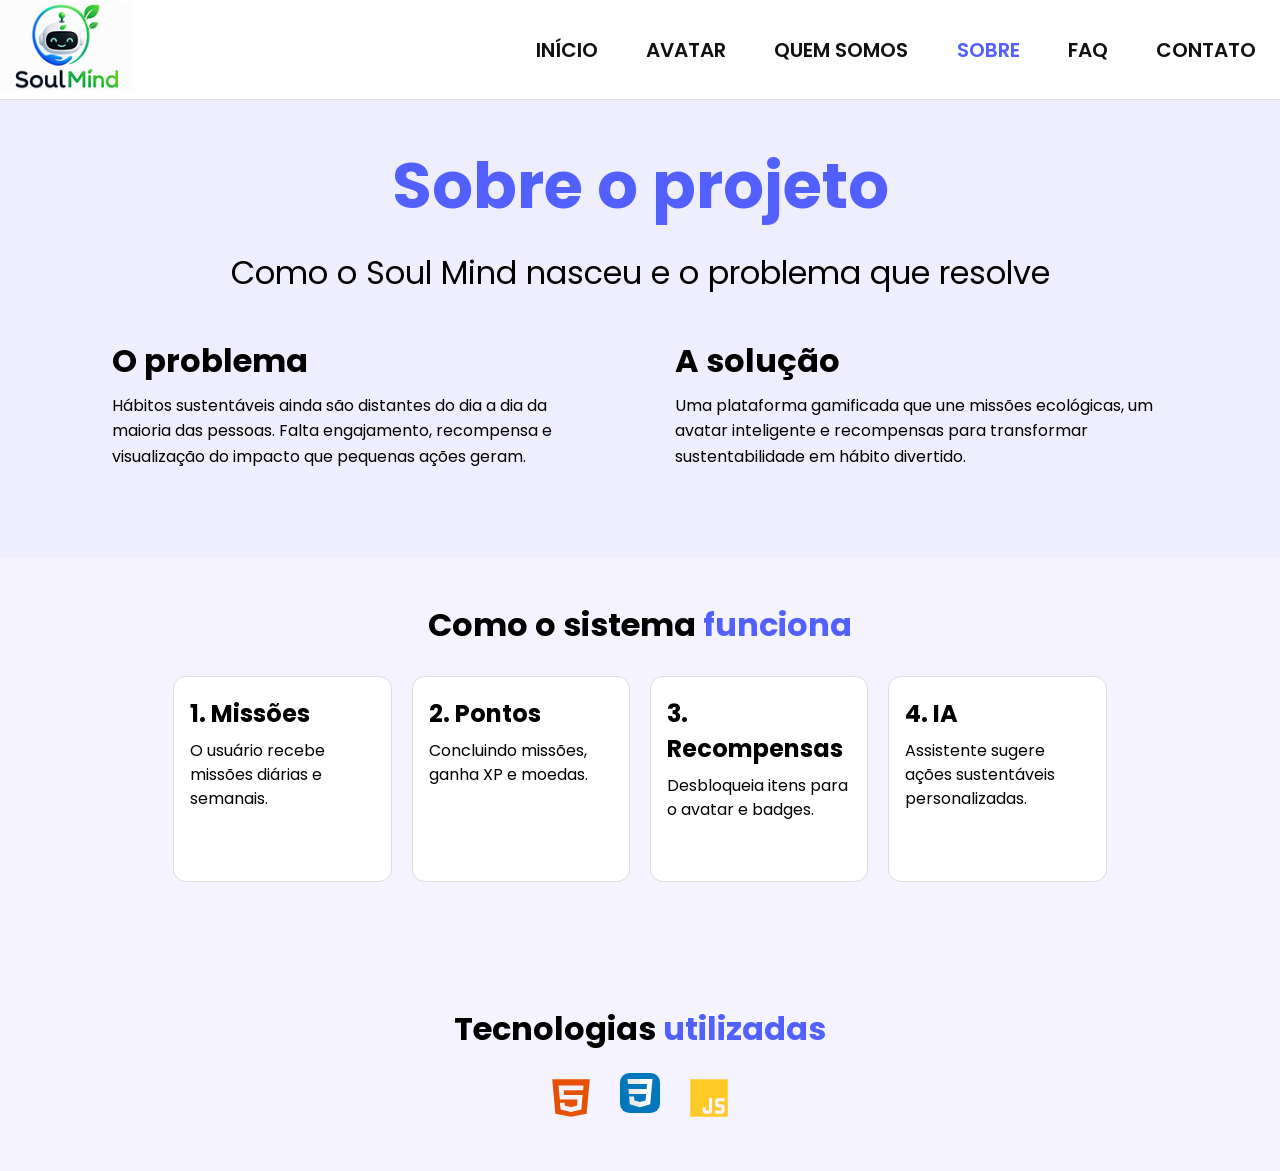
<file: pages/sobre.html>
<!DOCTYPE html>
<html lang="pt-BR">
<head>
    <meta charset="UTF-8">
    <meta name="viewport" content="width=device-width, initial-scale=1.0">
    <link rel="stylesheet" href="../css/style.css">
    <link rel="stylesheet" href="../css/sobre.css">
    <title>Soul Mind</title>
</head>
<body>
    <header>
        <div class="logo">
            <img src="../image/logo.png" alt="Logo SoulMind">
        </div>
        <nav>
            <a href="../index.html">INÍCIO</a>
            <a href="./assistente.html">AVATAR</a>
            <a href="./quem-somos.html">QUEM SOMOS</a>
            <a class="active" href="./sobre.html">SOBRE</a>
            <a href="./faq.html">FAQ</a>
            <a href="./contato.html">CONTATO</a>
        </nav>
    </header>

    <main>
        <section class="sobre">
            <h1>Sobre o projeto</h1>
            <p>Como o Soul Mind nasceu e o problema que resolve</p>
            <div class="conteudo">
                <div>
                    <h2>O problema</h2>
                    <p>Hábitos sustentáveis ainda são distantes do dia a dia da maioria das pessoas. Falta engajamento, recompensa e visualização do impacto que pequenas ações geram.</p>
                </div>
                <div>
                    <h2>A solução</h2>
                    <p>Uma plataforma gamificada que une missões ecológicas, um avatar inteligente e recompensas para transformar sustentabilidade em hábito divertido.</p>
                </div>
            </div>
        </section>
        <section class="funciona">
            <h1>Como o sistema <span>funciona</span></h1>
            <div class="cards">
                <div class="card">
                    <h2>1. Missões</h2>
                    <p>O usuário recebe missões diárias e semanais.</p>
                </div>
                <div class="card">
                    <h2>2. Pontos</h2>
                    <p>Concluindo missões, ganha XP e moedas.</p>
                </div>
                <div class="card">
                    <h2>3. Recompensas</h2>
                    <p>Desbloqueia itens para o avatar e badges.</p>
                </div>
                <div class="card">
                    <h2>4. IA</h2>
                    <p>Assistente sugere ações sustentáveis personalizadas.</p>
                </div>
            </div>
        </section>
        <section class="tecnologias">
            <h1>Tecnologias <span>utilizadas</span></h1>
            <div class="tech-lista">
                <svg xmlns="http://www.w3.org/2000/svg" width="50" height="50" viewBox="0 0 32 32">
	<path d="M0 0h32v32H0z" fill="none" />
	<path fill="#e65100" d="m4 4l2 22l10 2l10-2l2-22Zm19.72 7H11.28l.29 3h11.86l-.802 9.335L15.99 25l-6.635-1.646L8.93 19h3.02l.19 2l3.86.77l3.84-.77l.29-4H8.84L8 8h16Z" />
</svg>

                <svg xmlns="http://www.w3.org/2000/svg" width="40" height="40" viewBox="0 0 256 256">
	<path d="M0 0h256v256H0z" fill="none" />
	<g fill="none">
		<rect width="256" height="256" fill="#0277bd" rx="60" />
		<path fill="#ebebeb" d="m53.753 102.651l2.862 31.942h71.481v-31.942zM128.095 38H48l2.904 31.942h77.191zm0 180.841v-33.233l-.14.037l-35.574-9.605l-2.274-25.476H58.042l4.475 50.154l65.431 18.164z" />
		<path fill="#fff" d="m167.318 134.593l-3.708 41.426l-35.625 9.616v33.231l65.483-18.148l.48-5.397l7.506-84.092l.779-8.578L208 38h-80.015v31.942h45.009l-2.906 32.709h-42.103v31.942z" />
	</g>
</svg>

                <svg xmlns="http://www.w3.org/2000/svg" width="50" height="50" viewBox="0 0 16 16">
	<path d="M0 0h16v16H0z" fill="none" />
	<path fill="#ffca28" d="M2 2v12h12V2zm6 6h1v4a1.003 1.003 0 0 1-1 1H7a1.003 1.003 0 0 1-1-1v-1h1v1h1zm3 0h2v1h-2v1h1a1.003 1.003 0 0 1 1 1v1a1.003 1.003 0 0 1-1 1h-2v-1h2v-1h-1a1.003 1.003 0 0 1-1-1V9a1.003 1.003 0 0 1 1-1" />
</svg>

            </div>
        </section>

    </main>
</body>
</html>
</file>
<file: css/style.css>
@import url('https://fonts.googleapis.com/css2?family=Inter:ital,opsz,wght@0,14..32,100..900;1,14..32,100..900&family=Montserrat:ital,wght@0,100..900;1,100..900&family=Plus+Jakarta+Sans:ital,wght@0,200..800;1,200..800&family=Poppins:ital,wght@0,100;0,200;0,300;0,400;0,500;0,600;0,700;0,800;0,900;1,100;1,200;1,300;1,400;1,500;1,600;1,700;1,800;1,900&display=swap');
*{
    margin: 0;
    padding: 0;
    box-sizing: border-box;
}

body{

    font-family: 'Poppins', sans-serif;
    background: #F4F3FF;
    color: black;
}
header{
    position: relative;
    width: 100%;
    height: 100px;
    background: #fff;
    display: flex;
    justify-content: space-between;
    align-items: center;
    border-bottom: 1px solid #ddd;
}
.logo img{
    height: 90px;
}
nav{
    display: flex;
    width: 60%;
    justify-content: space-around;
}
nav a{
    text-decoration: none;
    color: #111;
    font-size: 20px;
    font-weight: 600;
    transition: 0.3s;
}
nav a:hover{
    color: #5260FF;
}
nav .active{
    color: #5260FF;
}
.hero{
    width: 100%;
    display: flex;
    justify-content: space-between;
    align-items: center;
    padding: 6rem;
}
.hero-text{
    width: 60%;
}
h1{
    font-size: 64px;
    line-height: 1.2;
    margin-bottom: 1.5rem;
    font-weight: 700;
}

.hero-text span{
    color: #5E5CFF;
}

.hero-text p{
    font-size: 32px;
    line-height: 1.6;
    color: #333;
    margin-bottom: 2rem;
}
.hero-text button{
    padding: 1rem 2.2rem;
    border: none;
    border-radius: 0.8rem;
    background: #5260FF;
    color: #fff;
    font-size: 24px;
    font-weight: 600;
    cursor: pointer;
    transition: 0.3s;
}
.hero-text button:hover{
    background: #4B49E8;
    transform: translateY(-0.2rem);
}
.hero-image img{
    height: 520px;
}

@media (max-width: 1024px){

    header{
        justify-content: center;
        padding: 1rem 2rem;
    }

    nav{
        gap: 0.7rem;
    }

    nav a{
        font-size: 0.95rem;
    }
    .logo img{
        height: 80px;
    }
    .hero{
        padding: 4rem 3rem;
        gap: 4rem;
    }

    .hero-text h1{
        font-size: 3rem;
    }

    .hero-text p{
        font-size: 1.5rem;
    }
    
}

/* ========================= */
/* CELULAR */
/* ========================= */

@media (max-width: 768px){

    header{
        flex-direction: column;
        padding: 1rem;
    }

    .logo img{
        height: 75px;
    }

    nav{
        width: 100%;
        gap: 1rem;
    }

    nav a{
        font-size: 0.90rem;
    }

    .hero{
        flex-direction: column-reverse;
        text-align: center;
        padding: 3rem 1.5rem;
    }

    .hero-text{
        width: 100%;
    }

    .hero-text h1{
        font-size: 2.4rem;
    }

    .hero-text p{
        font-size: 1.2rem;
    }

    .hero-text button{
        width: 100%;
        max-width: 320px;
        font-size: 1.2rem;
    }

    .hero-image img{
        max-width: 350px;
    }
}
@media (max-width: 600px) {
  nav {
    gap: 0.7rem;
    flex-wrap: wrap;
    justify-content: center;
  }

  nav a {
    font-size: 0.80rem;
  }

  .hero {
    padding: 2.5rem 1.2rem;
    gap: 1.5rem;
  }

  .hero-text h1 {
    font-size: 2.1rem;
  }

  .hero-text p {
    font-size: 1.1rem;
  }

  .hero-text button {
    font-size: 1.1rem;
  }

  .hero-image img {
    max-width: 280px;
  }
}
/* ========================= */
/* CELULARES PEQUENOS */
/* ========================= */

@media (max-width: 480px){

    .hero-text h1{
        font-size: 2rem;
    }

    .hero-text p{
        font-size: 1rem;
    }

    nav{
        gap: 0.8rem;
    }

    nav a{
        font-size: 0.65rem;
    }
 .hero {
    padding: 2rem 1rem;
    gap: 1.2rem;
  }

  .hero-text h1 {
    font-size: 2rem;
  }

  .hero-text p {
    font-size: 1rem;
  }

  .hero-text button {
    font-size: 1rem;
  }

  .hero-image img {
    max-width: 240px;
  }
}
</file>
<file: css/assistente.css>
*{
    margin: 0;
    padding: 0;
    box-sizing: border-box;
}
body{
    font-family: 'Poppins', sans-serif;
    color: #111;
}
main{
    position:relative;
    width: 100%;
    display: flex;
    justify-content: center;
    align-items: center;
    flex-direction: column;
    background: linear-gradient(180deg, #b0adf7, #a6d3f3);
}
#hero{
    position: relative;
    display: flex;
    justify-content: center;
    flex-direction: column;
    align-items: center;
    margin-top: 20px;
}
#hero h1{
    font-size: 64px;
    color: #111;
}
.imagem{
    margin-top: 10px;
    width: 50%;
    margin-bottom: 30px;
}
#mensagens{
    position: relative;
    width: 55%;
    justify-content: left;
}
.div1, .div2, .div3{
    position: relative;
    display: flex;
    width: 60%;
    margin-left: 5%;
    background-color: white;
    height: 80px;
    margin-bottom: 10px;
    border-radius: 10px;
    padding: 15px;
}
.div1, .div2, .div3 p{
    font-size: 20px;
    font-weight: 600;
}
button{
    padding: 1rem 2.2rem;
    border: none;
    border-radius: 0.8rem;
    background: #5260FF;
    color: #fff;
    font-size: 20px;
    font-weight: 600;
    cursor: pointer;
    transition: 0.3s;
    margin-bottom: 15px;
    margin-right: 2%;
}
button:hover{
    background: #4B49E8;
    transform: translateY(-0.2rem);
}
.botoes{
    width: 80%;
    margin-left: 5%;
}
.o8jdtx {
  fill: var(--svg-color--5260ff, #5260ff);
  d: path("m20.34 9.32l-14-7a3 3 0 0 0-4.08 3.9l2.4 5.37a1.06 1.06 0 0 1 0 .82l-2.4 5.37A3 3 0 0 0 5 22a3.14 3.14 0 0 0 1.35-.32l14-7a3 3 0 0 0 0-5.36Zm-.89 3.57l-14 7a1 1 0 0 1-1.35-1.3l2.39-5.37a2 2 0 0 0 .08-.22h6.89a1 1 0 0 0 0-2H6.57a2 2 0 0 0-.08-.22L4.1 5.41a1 1 0 0 1 1.35-1.3l14 7a1 1 0 0 1 0 1.78");
  margin-bottom: 95%;
}
.mensagem{
    position: relative;
    margin-top: 100px;
    width: 50%;
    background-color: white;
    height: 50px;
    margin-bottom: 50px;
    border-radius: 30px;
    display: flex;
    flex-direction: row;
}
#enviar{
    border: none;
    width: 85%;
    font-size: 24px;
    margin-left: 5%;
}
svg{
    height: 50px;
}

@media (max-width: 1024px) {
    #hero h1 {
        font-size: 48px;
    }

    .imagem {
        width: 60%;
    }

    #mensagens {
        width: 70%;
    }

    .div1, .div2, .div3 {
        width: 75%;
        height: auto;
        min-height: 60px;
    }

    .mensagem {
        width: 65%;
    }

    #enviar {
        font-size: 20px;
    }
}

@media (max-width: 768px) {
    #hero h1 {
        font-size: 36px;
    }

    .imagem {
        width: 70%;
    }

    #mensagens {
        width: 90%;
    }

    .div1, .div2, .div3 {
        width: 90%;
        height: auto;
        min-height: 55px;
    }

    .div1, .div2, .div3 p {
        font-size: 16px;
    }

    .botoes {
        width: 95%;
    }

    button {
        font-size: 16px;
        padding: 0.8rem 1.5rem;
    }

    .mensagem {
        width: 85%;
        margin-top: 60px;
    }

    #enviar {
        font-size: 18px;
    }
}

@media (max-width: 600px) {
    #hero h1 {
        font-size: 28px;
    }

    .imagem {
        width: 80%;
    }

    .div1, .div2, .div3 {
        width: 95%;
        margin-left: 2%;
    }

    .div1, .div2, .div3 p {
        font-size: 14px;
    }

    .botoes {
        margin-left: 2%;
        display: flex;
        flex-wrap: wrap;
        gap: 0.5rem;
    }

    button {
        font-size: 14px;
        padding: 0.7rem 1.2rem;
        margin-right: 0;
    }

    .mensagem {
        width: 92%;
        margin-top: 40px;
    }

    #enviar {
        font-size: 16px;
    }
}

@media (max-width: 480px) {
    #hero h1 {
        font-size: 22px;
    }

    .imagem {
        width: 90%;
    }

    #mensagens {
        width: 98%;
    }

    .div1, .div2, .div3 {
        width: 100%;
        margin-left: 0;
    }

    .div1, .div2, .div3 p {
        font-size: 13px;
    }

    .botoes {
        width: 100%;
        margin-left: 0;
        display: flex;
        flex-direction: column;
        align-items: flex-start;
    }

    button {
        font-size: 13px;
        padding: 0.7rem 1rem;
        width: 100%;
        margin-right: 0;
    }

    .mensagem {
        width: 96%;
        margin-top: 30px;
        margin-bottom: 30px;
    }

    #enviar {
        font-size: 14px;
    }
}
</file>
<file: css/contato.css>
.contato-titulo {
    text-align: center;
    margin-bottom: 2.5rem;
}

.contato-linha {
    display: flex;
    gap: 2rem;
    align-items: center;
    margin: 0 auto 2rem;
    flex-direction: column;
    width: 100%;
}

.formulario-box {
    background: #fff;
    border: 1px solid #ddd;
    border-radius: 1rem;
    padding: 1.8rem;
    width: 60%;
    display: flex;
    flex-direction: column;
    gap: 1rem;
}
.campo {
    display: flex;
    flex-direction: column;
    gap: 0.3rem;
}
.campo label {
    font-size: 0.9rem;
    font-weight: 600;
}
.campo input,
.campo textarea {
    border: 1px solid #ccc;
    border-radius: 0.5rem;
    padding: 0.6rem 0.8rem;
    font-size: 0.9rem;
    font-family: 'Poppins', sans-serif;
    background: #fff;
    outline: none;
    transition: border 0.3s;
    resize: none;
}

.campo input:focus,
.campo textarea:focus {
    border-color: #5260FF;
}

.formulario-box button {
    padding: 0.8rem;
    background: #5260FF;
    color: #fff;
    border: none;
    border-radius: 0.6rem;
    font-size: 1rem;
    font-weight: 600;
    font-family: 'Poppins', sans-serif;
    cursor: pointer;
    transition: 0.3s;
    width: 100%;
}

.formulario-box button:hover {
    background: #4B49E8;
    transform: translateY(-2px);
}

.banner-final {
    background: linear-gradient(135deg, #5260FF 0%, #00BFFF 100%);
    border-radius: 1rem;
    display: flex;
    justify-content: space-between;
    align-items: center;
    padding: 2rem 3rem;
    margin: 0 auto;
    gap: 1rem;
    overflow: hidden;
    width: 95%;
}
.banner-texto h2 {
    font-size: 1.5rem;
    font-weight: 700;
    color: #fff;
    margin-bottom: 0.4rem;
}

.banner-texto p {
    font-size: 1rem;
    color: #e8f0ff;
}

.banner-robo img {
    height: 140px;
}
@media (max-width: 1024px) {
    .contato-linha {
        max-width: 100%;
    }

    .banner-final {
        max-width: 100%;
    }
}
@media (max-width: 768px) {
    .contato-pagina {
        padding: 2rem 4%;
    }

    .contato-linha {
        flex-direction: column;
    }

    .formulario-box,
    .outras-formas-box {
        width: 100%;
    }

    .banner-final {
        flex-direction: column;
        text-align: center;
        padding: 2rem 1.5rem;
    }

    .banner-robo img {
        height: 110px;
    }
}
@media (max-width: 600px) {
    .contato-titulo {
        font-size: 1.8rem;
    }

    .banner-texto h2 {
        font-size: 1.2rem;
    }
}
@media (max-width: 480px) {
    .contato-titulo {
        font-size: 1.5rem;
    }

    .banner-texto h2 {
        font-size: 1.1rem;
    }

    .banner-robo img {
        height: 80px;
    }
}
</file>
<file: css/faq.css>
.faq-pagina {
    background: #EEEEFF;
    min-height: 100vh;
    padding: 3rem 5%;
}

.faq-titulo {
    font-size: 2.4rem;
    font-weight: 700;
    color: #5260FF;
    text-align: center;
    margin-bottom: 2.5rem;
}

.icone-titulo {
    color: #5260FF;
    font-size: 2.2rem;
    vertical-align: middle;
}
.faq-container {
    max-width: 85%;
    margin: 0 auto 2rem;
    display: flex;
    flex-direction: column;
    gap: 0.8rem;
}

.faq-item {
    background: #fff;
    border: 1px solid #ddd;
    border-radius: 0.6rem;
    padding: 1.1rem 1.4rem;
}

.faq-pergunta {
    font-size: 0.95rem;
    font-weight: 600;
    color: #111;
    display: flex;
    justify-content: space-between;
    align-items: center;
    margin: 0;
}

.faq-pergunta span {
    font-size: 1.4rem;
    font-weight: 400;
    color: #333;
}

.faq-resposta {
    font-size: 0.9rem;
    color: #444;
    line-height: 1.6;
    margin: 0.6rem 0 0;
    border-top: 1px solid #eee;
    padding-top: 0.6rem;
}
.faq-banner {
    background: #5260FF;
    border-radius: 1rem;
    display: flex;
    justify-content: space-between;
    align-items: center;
    padding: 1.5rem 2rem;
    max-width: 85%;
    margin: 0 auto;
    gap: 1rem;
    overflow: hidden;
}

.banner-esquerda {
    display: flex;
    align-items: center;
    gap: 1rem;
}

.icone-banner {
    font-size: 2rem;
    color: #fff;
    background: #6B78FF;
    padding: 0.6rem;
    border-radius: 0.5rem;
    flex-shrink: 0;
}

.banner-esquerda h3 {
    font-size: 1.1rem;
    font-weight: 700;
    color: #fff;
    margin: 0 0 0.2rem;
}

.banner-esquerda p {
    font-size: 0.85rem;
    color: #dde;
    margin: 0;
}

.banner-direita {
    display: flex;
    align-items: center;
    gap: 1.5rem;
    flex-shrink: 0;
}

.btn-fale {
    background: #fff;
    color: #5260FF;
    font-size: 0.95rem;
    font-weight: 700;
    font-family: 'Poppins', sans-serif;
    padding: 0.6rem 1.5rem;
    border-radius: 0.5rem;
    text-decoration: none;
    white-space: nowrap;
    transition: 0.3s;
}

.btn-fale:hover {
    background: #f0f0ff;
}

.banner-robo {
    height: 110px;
}
@media (max-width: 1024px) {
    .faq-container,
    .faq-banner {
        max-width: 100%;
    }
}
@media (max-width: 768px) {
    .faq-banner {
        flex-direction: column;
        text-align: center;
        padding: 1.5rem;
    }

    .banner-esquerda {
        flex-direction: column;
        text-align: center;
    }

    .banner-direita {
        flex-direction: column;
        gap: 1rem;
    }

    .banner-robo {
        height: 90px;
    }
}
@media (max-width: 600px) {
    .faq-titulo {
        font-size: 1.8rem;
    }

    .faq-pagina {
        padding: 2rem 4%;
    }
}
@media (max-width: 480px) {
    .faq-titulo {
        font-size: 1.5rem;
    }

    .faq-pergunta {
        font-size: 0.88rem;
    }

    .btn-fale {
        font-size: 0.9rem;
        padding: 0.5rem 1.2rem;
    }

    .banner-robo {
        height: 70px;
    }
}
</file>
<file: css/missoes.css>
*{
    margin: 0;
    padding: 0;
    box-sizing: border-box;
}
body{
    font-family: 'Poppins', sans-serif;
    color: #111;
}
main{
    position:relative;
    width: 100%;
    display: flex;
    justify-content: center;
    align-items: center;
    flex-direction: column;
    background: linear-gradient(180deg, #b0adf7, #a6d3f3);
}
h1 {
    margin-top: 50px;
    font-size: 64px;
    font-weight: 700;
    color: black;
    margin-bottom: 8px;
}
.subtitulo {
    font-size: 32px;
    color:black;
    margin-bottom: 36px;
}
.progresso-caixa {
    width: 60%;
    margin-bottom: 36px;
}
.progresso-topo {
    display: flex;
    justify-content: space-between;
    font-size: 20px;
    font-weight: 500;
    color: white;
    margin-bottom: 8px;
}
.progresso-fundo {
    height: 10px;
    background-color: rgba(255, 255, 255, 0.35);
    border-radius: 10px;
}
.progresso-barra {
    height: 10px;
    width: 0%;
    background-color: #ffffff;
    border-radius: 10px;
    transition: width 0.7s ease;
}
.missoes {
    display: flex;
    flex-wrap: wrap;
    gap: 20px;
    width: 60%;
    justify-content: center;
    margin-bottom: 50px;
}
.card {
    background-color: white;
    border-radius: 20px;
    padding: 28px;
    width: 48%;
    display: flex;
    flex-direction: column;
    align-items: center;
    gap: 12px;
    position: relative;
    border-top: 4px solid #5260FF;
}
.card:hover {
    background-color: rgba(255, 255, 255, 0.95);
}
.card.concluido {
    border-top-color: #6fcf97;
}
.xp {
    position: absolute;
    top: 14px;
    right: 14px;
    background-color: #5260FF;
    color: #ffffff;
    font-size: 12px;
    font-weight: 700;
    padding: 4px 10px;
    border-radius: 20px;
}
.card img {
    height: 90px;
    padding: 12px;
}
.card-titulo {
    font-size: 15px;
    font-weight: 700;
    color: black;
    text-align: center;
}
.card-descricao {
    font-size: 13px;
    color: black;
    text-align: center;
    line-height: 1.5;
}
.btn-concluir {
    width: 100%;
    padding: 11px 0;
    margin-top: 4px;
    background-color: #5260FF;
    color: #ffffff;
    font-family: 'Poppins', sans-serif;
    font-size: 13px;
    font-weight: 600;
    border: none;
    border-radius: 12px;
    cursor: pointer;
}
.btn-concluir:hover {
    background-color: #252f97;
}
.btn-concluir:disabled {
    background-color: #d4edda;
    color: #2a7d4f;
    cursor: default;
}

@media (max-width: 1024px) {
    main {
        padding: 40px 28px 56px 28px;
    }
    h1 {
        font-size: 60px;
    }
    .progresso-caixa {
        width: 75%;
    }
    .missoes {
        width: 75%;
    }
}

@media (max-width: 768px) {
    main {
        padding: 36px 20px 48px 20px;
    }
    h1 {
        font-size: 48px;
    }
    .subtitulo {
        font-size: 24px;
        margin-bottom: 28px;
    }
    .progresso-caixa {
        width: 90%;
        margin-bottom: 28px;
    }
    .progresso-topo {
        font-size: 16px;
    }
    .missoes {
        width: 90%;
    }
}

@media (max-width: 600px) {
    main {
        padding: 28px 16px 40px 16px;
    }
    h1 {
        font-size: 24px;
    }
    .subtitulo {
        font-size: 16px;
        margin-bottom: 24px;
    }
    .progresso-caixa {
        width: 100%;
    }
    .progresso-topo {
        font-size: 14px;
    }
    .missoes {
        width: 100%;
    }
    .card {
        width: 100%;
    }
    .card img {
        height: 70px;
    }
    .card-titulo {
        font-size: 14px;
    }
}

@media (max-width: 480px) {
    main {
        padding: 24px 14px 36px 14px;
    }
    h1 {
        font-size: 22px;
    }
    .subtitulo {
        font-size: 14px;
        margin-bottom: 20px;
    }
    .progresso-topo {
        font-size: 12px;
    }
    .missoes {
        gap: 16px;
    }
    .card {
        width: 100%;
        padding: 24px 18px 20px 18px;
    }
    .card img {
        height: 60px;
    }
    .card-titulo {
        font-size: 14px;
    }
    .card-descricao {
        font-size: 12px;
    }
    .btn-concluir {
        font-size: 12px;
        padding: 10px 0;
    }
    .xp {
        font-size: 10px;
        padding: 3px 8px;
    }
}
</file>
<file: css/personalizar.css>
*{
    margin: 0;
    padding: 0;
    box-sizing: border-box;
}
body{
    font-family: 'Poppins', sans-serif;
    color: #111;
}
main{
    position:relative;
    width: 100%;
    display: flex;
    justify-content: center;
    align-items: center;
    flex-direction: column;
    background: linear-gradient(180deg, #c7c5fc, #badcf4);
}
h1{
    font-size: 64px;
    margin-top: 20px;
}
.secao-avatar {
    display: flex;
    flex-direction: column;
    align-items: center;
    padding: 10px 0 18px 0;
}
.circulo-avatar {
    border-radius: 50%;
    background: linear-gradient(135deg, #7b78e8, #5b5bd6);
    display: flex;
    align-items: center;
    justify-content: center;
    overflow: hidden;
    margin-bottom: 18px;
    position: relative;
}
.circulo-avatar img {
    height: 200px;
    object-fit: contain;
}
.linha-pontos {
    display: flex;
    align-items: center;
    gap: 10px;
}
.linha-pontos span {
    font-size: 24px;
    font-weight: 700;
    color: #1a1a2e;
}
.badge-pontos {
    background-color: #d4f5e2;
    padding: 4px 14px;
    border-radius: 20px;
}
.abas {
    display: flex;
    justify-content: space-around;
    padding: 0 20px 16px 20px;
}
.aba {
    display: flex;
    flex-direction: column;
    align-items: center;
    gap: 6px;
    cursor: pointer;
    background: none;
    border: none;
    font-family: 'Poppins', sans-serif;
}
.aba-icone {
    width: 100px;
    height: 100px;
    border-radius: 50%;
    background-color: #e0e0e8;
    display: flex;
    align-items: center;
    justify-content: center;
    font-size: 40px;
    transition: background-color 0.2s;
}
.aba-texto {
    font-size: 20px;
    font-weight: 600;
    color: black;
}
.aba.ativo .aba-icone {
    background: linear-gradient(135deg, #7b78e8, #a6d3f3);
}
.aba.ativo .aba-texto {
    color: #7b78e8;
}
.painel {
    display: none;
    margin-bottom: 100px;
}
.painel.ativo {
    display: grid;
    grid-template-columns: 1fr 1fr;
    gap: 14px;
}
.item {
    background-color: #e8e6f8;
    border-radius: 20px;
    padding: 16px 12px 12px 12px;
    display: flex;
    flex-direction: column;
    align-items: center;
    gap: 10px;
    cursor: pointer;
    border: 2px solid transparent;
    transition: border-color 0.2s, background-color 0.2s;
    height: 200px;
}
.item-img img{
    height: 50px;
}
.item-label {
    font-size: 20px;
    font-weight: 600;
    color: black;
}
.item.equipado {
    background-color: #f0fdf4;
    border-color: #6fcf97;
}
.item.equipado .item-label {
    color: #2a7d4f;
}
.item.bloqueado {
    opacity: 0.6;
    cursor: not-allowed;
}
.item.selecionado {
    border-color: #7b78e8;
    background-color: #f0effe;
}
.avatar-overlay {
    position: absolute;
    pointer-events: none;
    font-size: 36px;
    line-height: 1;
}
.avatar-overlay.roupa {
    bottom: 4px;
    left: 50%;
    transform: translateX(-50%);
}
.avatar-overlay.acessorio {
    top: 6px;
    left: 50%;
    transform: translateX(-50%);
    font-size: 30px;
}
.avatar-overlay.fundo {
    top: 6px;
    right: 6px;
    font-size: 22px;
}

@media (max-width: 1024px) {
    h1 {
        font-size: 48px;
    }
    .aba-icone {
        width: 80px;
        height: 80px;
        font-size: 32px;
    }
    .aba-texto {
        font-size: 16px;
    }
    .painel.ativo {
        grid-template-columns: 1fr 1fr;
        gap: 12px;
    }
    .item {
        height: 180px;
    }
    .item-label {
        font-size: 16px;
    }
}

@media (max-width: 768px) {
    h1 {
        font-size: 36px;
    }
    .circulo-avatar img {
        height: 160px;
    }
    .linha-pontos span {
        font-size: 20px;
    }
    .aba-icone {
        width: 65px;
        height: 65px;
        font-size: 26px;
    }
    .aba-texto {
        font-size: 14px;
    }
    .abas {
        padding: 0 10px 14px 10px;
    }
    .item {
        height: 170px;
    }
    .item-label {
        font-size: 14px;
    }
    .item-img img {
        height: 44px;
    }
}

@media (max-width: 600px) {
    h1 {
        font-size: 28px;
    }
    .circulo-avatar img {
        height: 130px;
    }
    .linha-pontos span {
        font-size: 18px;
    }
    .aba-icone {
        width: 56px;
        height: 56px;
        font-size: 22px;
    }
    .aba-texto {
        font-size: 12px;
    }
    .painel.ativo {
        grid-template-columns: 1fr 1fr;
        gap: 10px;
    }
    .item {
        height: 155px;
        padding: 12px 8px 10px 8px;
    }
    .item-label {
        font-size: 13px;
    }
    .item-img img {
        height: 40px;
    }
}

@media (max-width: 480px) {
    h1 {
        font-size: 22px;
    }
    .circulo-avatar {
        width: 110px;
        height: 110px;
    }
    .circulo-avatar img {
        width: 100px;
        height: 100px;
    }
    .linha-pontos span {
        font-size: 16px;
    }
    .badge-pontos {
        font-size: 12px;
        padding: 3px 10px;
    }
    .aba-icone {
        width: 48px;
        height: 48px;
        font-size: 20px;
    }
    .aba-texto {
        font-size: 11px;
    }
    .painel.ativo {
        gap: 8px;
    }
    .item {
        height: 140px;
        padding: 10px 6px 8px 6px;
        gap: 6px;
    }
    .item-img img {
        height: 34px;
    }
    .item-label {
        font-size: 12px;
    }
}
</file>
<file: css/progresso.css>
* {
    margin: 0;
    padding: 0;
    box-sizing: border-box;
}

body {
    font-family: 'Poppins', sans-serif;
    color: #111;
}

main {
    position: relative;
    width: 100%;
    display: flex;
    justify-content: center;
    align-items: center;
    flex-direction: column;
    background: linear-gradient(180deg, #c7c5fc, #badcf4);
}

.card {
    border-radius: 20px;
    padding: 20px;
    display: flex;
    justify-content: center;
}

.card-robo {
    background-color: #e8e6fb;
    display: flex;
    align-items: center;
    gap: 16px;
    padding: 16px 20px;
    width: 50%;
    margin-top: 50px;
}

.img-robo {
    height: 200px;
}

.ola {
    font-size: 32px;
    font-weight: 600;
    color: black;
    margin-bottom: 6px;
}

.frase {
    font-size: 32px;
    font-weight: 700;
    color: black;
    line-height: 1.35;
}

.card-stats {
    display: flex;
    align-items: center;
    justify-content: center;
    width: 100%;
}

.stat {
    display: flex;
    background: white;
    width: 17%;
    border-radius: 30px;
    height: 100px;
    flex-direction: column;
    align-items: center;
}

.stat-numero {
    font-size: 32px;
    font-weight: 800;
    color: black;
}

.stat-label {
    font-size: 20px;
    color: black;
    font-weight: 500;
}

.card-progresso {
    height: 300px;
    width: 50%;
    background-color: white;
    display: flex;
    justify-content: flex-start;
    align-items: flex-start;
    flex-direction: column;
}

.card-titulo {
    font-size: 40px;
    width: 100%;
    font-weight: 700;
    color: #1a1a2e;
    margin-bottom: 16px;
}

.linha-progresso {
    display: flex;
    gap: 5%;
    flex-direction: row;
    margin: 0;
    margin-top: 20px;
    align-items: center;
}

.circulo-wrap {
    position: relative;
    height: 150px;
    margin: 0;
}

.circulo-svg {
    height: 150px;
}

.anel-fundo {
    fill: none;
    stroke: #e8e8e8;
    stroke-width: 10;
}

.anel-prog {
    fill: none;
    stroke: #5b8dee;
    stroke-width: 10;
    stroke-linecap: round;
    transition: stroke-dashoffset 1s ease;
}

.porcento {
    position: absolute;
    top: 60px;
    left: 25%;
    font-size: 28px;
    font-weight: 800;
    color: #1a1a2e;
}

.texto-prog {
    font-size: 24px;
    color: black;
    line-height: 1.5;
}

.card-conquistas {
    margin-top: 20px;
    height: 150px;
    width: 50%;
    background-color: white;
    display: flex;
    justify-content: flex-start;
    align-items: flex-start;
    flex-direction: column;
    margin-bottom: 50px;
}

.lista-conquistas {
    display: flex;
    gap: 12px;
}

.icone-conquista {
    font-size: 28px;
    width: 56px;
    height: 56px;
    border-radius: 50%;
    display: flex;
    align-items: center;
    justify-content: center;
}

.verde {
    background-color: #c8f0d8;
}

.azul {
    background-color: #c0dff8;
}

.verde-claro {
    background-color: #c8eee0;
}
@media (max-width: 1024px) {
    .card-robo {
        width: 75%;
    }

    .ola {
        font-size: 26px;
    }

    .frase {
        font-size: 26px;
    }

    .stat {
        width: 22%;
    }

    .stat-numero {
        font-size: 26px;
    }

    .stat-label {
        font-size: 17px;
    }

    .card-progresso {
        width: 75%;
        height: auto;
        padding: 16px;
    }

    .card-titulo {
        font-size: 32px;
    }

    .texto-prog {
        font-size: 20px;
    }

    .card-conquistas {
        width: 75%;
        height: auto;
        padding: 16px;
    }
}
@media (max-width: 768px) {
    .card-robo {
        width: 90%;
        flex-direction: column;
        text-align: center;
        margin-top: 30px;
    }

    .img-robo {
        height: 140px;
    }

    .ola {
        font-size: 22px;
    }

    .frase {
        font-size: 22px;
    }

    .card-stats {
        flex-direction: column;
        gap: 12px;
        padding: 0 20px;
    }

    .stat {
        width: 90%;
        height: 80px;
    }

    .stat-numero {
        font-size: 24px;
    }

    .stat-label {
        font-size: 16px;
    }

    .card-progresso {
        width: 90%;
        height: auto;
        padding: 16px;
    }

    .card-titulo {
        font-size: 28px;
    }

    .linha-progresso {
        flex-direction: column;
        align-items: center;
        gap: 16px;
    }

    .texto-prog {
        font-size: 18px;
        text-align: center;
    }

    .circulo-wrap {
        height: 120px;
    }

    .circulo-svg {
        height: 120px;
    }

    .porcento {
        font-size: 22px;
        top: 45px;
        left: 28%;
    }

    .card-conquistas {
        width: 90%;
        height: auto;
        padding: 16px;
        margin-bottom: 30px;
    }

    .lista-conquistas {
        flex-wrap: wrap;
    }
}

@media (max-width: 600px) {
    .card-robo {
        width: 95%;
        margin-top: 20px;
        padding: 12px 16px;
        gap: 10px;
    }

    .img-robo {
        height: 110px;
    }

    .ola {
        font-size: 18px;
    }

    .frase {
        font-size: 18px;
    }

    .stat {
        width: 95%;
        height: 72px;
    }

    .stat-numero {
        font-size: 20px;
    }

    .stat-label {
        font-size: 14px;
    }

    .card-progresso {
        width: 95%;
        padding: 12px;
    }

    .card-titulo {
        font-size: 22px;
    }

    .circulo-wrap {
        height: 100px;
    }

    .circulo-svg {
        height: 100px;
    }

    .porcento {
        font-size: 18px;
        top: 36px;
        left: 26%;
    }

    .texto-prog {
        font-size: 15px;
    }

    .card-conquistas {
        width: 95%;
        padding: 12px;
        margin-bottom: 24px;
    }

    .icone-conquista {
        font-size: 22px;
        width: 46px;
        height: 46px;
    }
}

@media (max-width: 480px) {
    .card-robo {
        width: 100%;
        border-radius: 0;
        margin-top: 0;
        padding: 16px;
    }

    .img-robo {
        height: 90px;
    }

    .ola {
        font-size: 16px;
    }

    .frase {
        font-size: 16px;
    }

    .card-stats {
        padding: 0 10px;
        gap: 8px;
    }

    .stat {
        width: 100%;
        height: 64px;
        border-radius: 16px;
    }

    .stat-numero {
        font-size: 18px;
    }

    .stat-label {
        font-size: 13px;
    }

    .card-progresso {
        width: 100%;
        border-radius: 0;
        padding: 12px 10px;
    }

    .card-titulo {
        font-size: 18px;
        margin-bottom: 8px;
    }

    .linha-progresso {
        margin-top: 12px;
        gap: 12px;
    }

    .circulo-wrap {
        height: 85px;
    }

    .circulo-svg {
        height: 85px;
    }

    .porcento {
        font-size: 15px;
        top: 30px;
        left: 24%;
    }

    .texto-prog {
        font-size: 13px;
    }

    .card-conquistas {
        width: 100%;
        border-radius: 0;
        padding: 12px 10px;
        margin-bottom: 20px;
    }

    .lista-conquistas {
        gap: 8px;
    }

    .icone-conquista {
        font-size: 18px;
        width: 40px;
        height: 40px;
    }
}
</file>
<file: css/quem-somos.css>
/* ========================= */
/* SEÇÃO QUEM SOMOS          */
/* ========================= */

.quem-somos {
    background: #EEEEFF;
    min-height: 100vh;
    text-align: center;
    padding: 3rem 2rem;
}

.quem-somos h1 {
    font-size: 2.2rem;
    font-weight: 700;
    color: #5260FF;
    margin-bottom: 0.5rem;
}

.icone-titulo {
    color: #5260FF;
    font-size: 2rem;
    vertical-align: middle;
}

.subtitulo {
    font-size: 1.1rem;
    font-weight: 600;
    color: #111;
    margin-bottom: 2.5rem;
}

/* ========================= */
/* GRID DE CARDS             */
/* ========================= */

.cards-time {
    display: flex;
    flex-wrap: wrap;
    justify-content: center;
    gap: 1.5rem;
    max-width: 90%;
    margin: 0 auto;
}

.card-membro {
    background: #fff;
    border: 1px solid #ddd;
    border-radius: 1rem;
    padding: 1.5rem 1.2rem;
    width: 28%;
    min-width: 180px;
    text-align: center;
    display: flex;
    flex-direction: column;
    align-items: center;
    gap: 0.3rem;
}

/* ========================= */
/* FOTO PLACEHOLDER          */
/* ========================= */

.foto {
    width: 90px;
    height: 90px;
    border-radius: 50%;
    background: #ccc;
    margin-bottom: 0.8rem;
}
.foto-m{
    width: 90px;
    height: 90px;
    background: #ccc;
    margin-bottom: 0.8rem;
    background-image: url("../image/melissa.jpeg");
    background-repeat: no-repeat;
    background-position: center;
    background-size: cover;
}
.foto-p{
    width: 90px;
    height: 90px;
    background: #ccc;
    margin-bottom: 0.8rem;
    background-image: url("../image/pedro.jfif");
    background-repeat: no-repeat;
    background-position: center;
    background-size: cover;
}
.foto-h{
    width: 90px;
    height: 90px;
    background: #ccc;
    margin-bottom: 0.8rem;
    background-image: url("../image/henrique.jpeg");
    background-repeat: no-repeat;
    background-position: center;
    background-size: cover;
}
.foto-l{
    width: 90px;
    height: 90px;
    background: #ccc;
    margin-bottom: 0.8rem;
    background-image: url("../image/lud.jpeg");
    background-repeat: no-repeat;
    background-position: center;
    background-size: cover;
}
.foto-a{
    width: 90px;
    height: 90px;
    background: #ccc;
    margin-bottom: 0.8rem;
    background-image: url("../image/arthur.jpeg");
    background-repeat: no-repeat;
    background-position: center;
    background-size: cover;
}
.card-membro h2 {
    font-size: 1rem;
    font-weight: 700;
    color: #5260FF;
    margin: 0;
}

.card-membro p {
    font-size: 0.9rem;
    color: #333;
    margin: 0;
}
.icones-social {
    display: flex;
    gap: 0.8rem;
    margin-top: 0.8rem;
    justify-content: center;
}
.icones-social a {
    text-decoration: none;
    font-size: 1.8rem;
    color: #5260FF;
    transition: 0.3s;
}
.icones-social a:hover {
    color: #3a49cc;
    transform: scale(1.1);
}
.icones-social .fa-github {
    color: #111;
}
.icones-social .fa-github:hover {
    color: #444;
}


/* ========================= */
/* 1024px                    */
/* ========================= */

@media (max-width: 1024px) {
    .card-membro {
        width: 28%;
    }
}

/* ========================= */
/* 768px                     */
/* ========================= */

@media (max-width: 768px) {
    .card-membro {
        width: 45%;
    }

    .cards-time {
        max-width: 100%;
    }
}

/* ========================= */
/* 600px                     */
/* ========================= */

@media (max-width: 600px) {
    .quem-somos h1 {
        font-size: 1.8rem;
    }

    .card-membro {
        width: 45%;
        min-width: 150px;
    }

    .foto {
        width: 75px;
        height: 75px;
    }
}

/* ========================= */
/* 480px                     */
/* ========================= */

@media (max-width: 480px) {
    .quem-somos h1 {
        font-size: 1.5rem;
    }

    .subtitulo {
        font-size: 1rem;
    }

    .card-membro {
        width: 100%;
    }

    .foto {
        width: 70px;
        height: 70px;
    }
}
</file>
<file: css/sobre.css>
.sobre {
    background: #EEEEFF;
    text-align: center;
    padding: 3rem 2rem;
}

.sobre h1 {
    color: #5260FF;
}

p {
    font-size: 2rem;
    color: black;
    margin-bottom: 2.5rem;
}
.conteudo {
    display: flex;
    justify-content: space-around;
    gap: 2rem;
    text-align: left;
    width: 90%;
    margin: 0 auto;
}
.conteudo div {
    width: 45%;
}
.conteudo h2 {
    font-size: 2rem;
    font-weight: 700;
    margin-bottom: 0.5rem;

}
.conteudo p {
    font-size: 1rem;
    line-height: 1.6;
}
.funciona {
    background: #F4F3FF;
    text-align: center;
    padding: 3rem 2rem;
}

.funciona h1 {
    font-size: 2rem;
    font-weight: 700;
    margin-bottom: 2rem;
}
.funciona h1 span {
    color: #5260FF;
}
.cards {
    display: flex;
    justify-content: center;
    gap: 1.2rem;
    flex-wrap: wrap;
    width: 90%;
    margin: 0 auto 3rem;
}
.card {
    background: #fff;
    border: 1px solid #ddd;
    border-radius: 0.8rem;
    padding: 1.2rem 1rem;
    width: 20%;
    text-align: left;
}
.card h2 {
    font-size: 1.5rem;
    font-weight: 700;
    margin-bottom: 0.5rem;
}
.card p {
    font-size: 1rem;
    line-height: 1.5;
}
.tecnologias {
    background: #F4F3FF;
    text-align: center;
    padding: 2rem 2rem 3rem;
}
.tecnologias h1 {
    font-size: 2rem;
    font-weight: 700;
    margin-bottom: 1.5rem;
}
.tecnologias h1 span {
    color: #5260FF;
}
.tech-lista {
    display: flex;
    justify-content: center;
    gap: 1.5rem;
    flex-wrap: wrap;
}
.tech-item {
    border: 1px solid #bbb;
    border-radius: 2rem;
    padding: 0.5rem 1.5rem;
    font-size: 0.95rem;
    font-weight: 600;
    color: #333;
    background: #F4F3FF;
}
@media (max-width: 1024px) {
    .card {
        width: 80%;
    }
    .cards{
        flex-direction: column;
        width: 100%;
        display: flex;
        justify-content: center;
        align-items: center;
    }
    
}
@media (max-width: 768px) {
    .conteudo {
        flex-direction: column;
        max-width: 100%;
    }
    .conteudo div {
        width: 100%;
    }
}
@media (max-width: 600px) {
    .sobre h1,
    .funciona h1,
    .tecnologias h1 {
        font-size: 1.6rem;
    }

    .tech-item {
        font-size: 0.85rem;
        padding: 0.4rem 1.2rem;
    }
}

@media (max-width: 480px) {
    .sobre h1,
    .funciona h1,
    .tecnologias h1 {
        font-size: 1.4rem;
    }

    .card {
        width: 100%;
    }

    .tech-lista {
        flex-direction: column;
        align-items: center;
    }

    .tech-item {
        width: 70%;
    }
}
</file>
